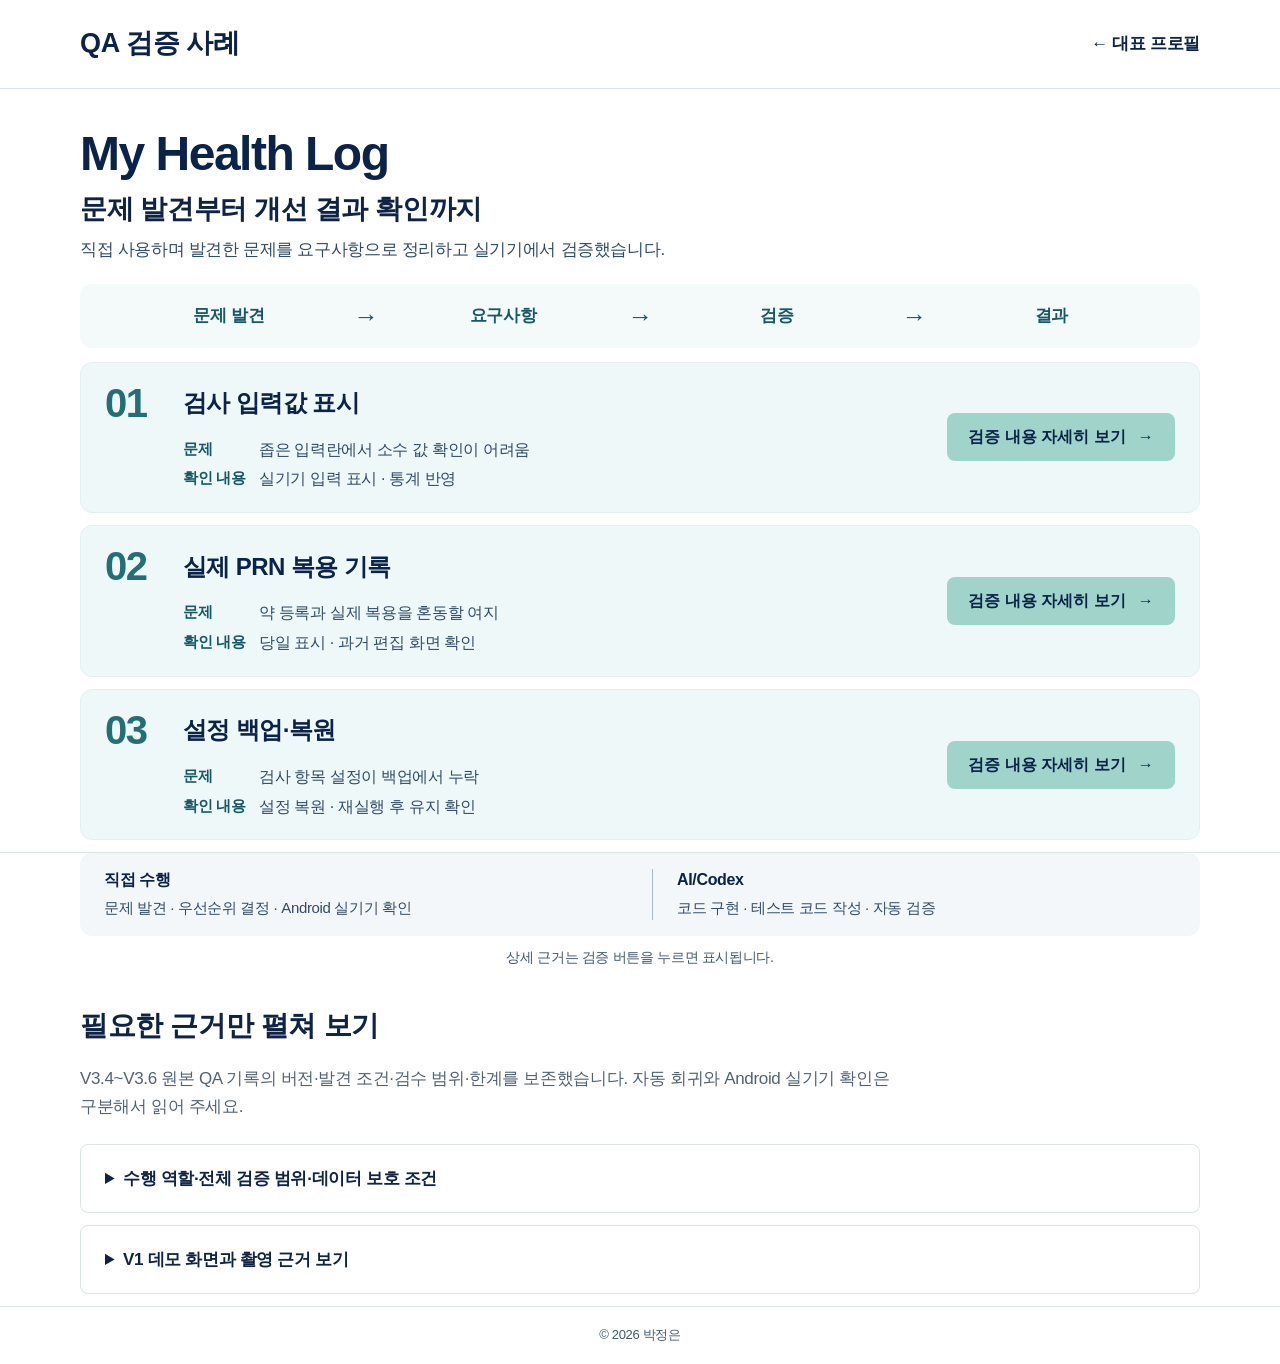
<file: index.html>
﻿<!DOCTYPE html>
<html lang="ko">
<head>
  <meta charset="UTF-8">
  <meta name="viewport" content="width=device-width, initial-scale=1.0">
  <title>My Health Log | QA Case Study</title>
  <link rel="icon" href="images/favicon.svg">
  <link rel="stylesheet" href="style.css">
  <link rel="stylesheet" href="my-health-log.css">
  <link rel="stylesheet" href="role-separation.css">
  <script src="my-health-log.js" defer></script>
</head>
<body class="health-log-overview role-separation"><header class="site-header"><div class="container nav-wrap"><a class="brand" href="index.html">QA 검증 사례</a><nav aria-label="보조 메뉴"><a class="profile-return" href="/">← 대표 프로필</a></nav></div></header><main>
<section class="mhl-hero" id="case-hero"><div class="container"><h1 id="mhl-title">My Health Log</h1><h2 class="mhl-lead">문제 발견부터 개선 결과 확인까지</h2><p class="mhl-description">직접 사용하며 발견한 문제를 요구사항으로 정리하고 실기기에서 검증했습니다.</p></div></section>
<section class="mhl-section" id="cases" aria-label="세 가지 검증 사례"><div class="container"><ol class="process" aria-label="검증 과정"><li>문제 발견</li><li>요구사항</li><li>검증</li><li>결과</li></ol><div class="mhl-cases"><article class="mhl-case" aria-labelledby="overview-01">
  <div class="mhl-case-top"><span class="mhl-number">01</span><div><span class="mhl-category">검사 입력</span><h3 id="overview-01">검사 입력값 표시</h3></div></div>
  <dl class="mhl-summary"><div class="mhl-summary-row"><dt><svg viewBox="0 0 24 24" aria-hidden="true" focusable="false"><circle cx="12" cy="12" r="9"/><path d="M12 7v6m0 4h.01"/></svg><span>문제</span></dt><dd>좁은 입력란에서 소수 값 확인이 어려움</dd></div><div class="mhl-summary-row"><dt><svg viewBox="0 0 24 24" aria-hidden="true" focusable="false"><path d="m4 12 5 5L20 6"/><path d="M20 13v7H4V4h9"/></svg><span>확인 내용</span></dt><dd>실기기 입력 표시 · 통계 반영</dd></div></dl>
  <button class="mhl-evidence-link" type="button" aria-expanded="false" aria-controls="case-input" aria-label="사례 01 검사 입력 검증 내용 자세히 보기">검증 내용 자세히 보기 <span aria-hidden="true">→</span></button>
</article>
<article class="mhl-case" aria-labelledby="overview-02">
  <div class="mhl-case-top"><span class="mhl-number">02</span><div><span class="mhl-category">PRN 기록</span><h3 id="overview-02">실제 PRN 복용 기록</h3></div></div>
  <dl class="mhl-summary"><div class="mhl-summary-row"><dt><svg viewBox="0 0 24 24" aria-hidden="true" focusable="false"><circle cx="12" cy="12" r="9"/><path d="M12 7v6m0 4h.01"/></svg><span>문제</span></dt><dd>약 등록과 실제 복용을 혼동할 여지</dd></div><div class="mhl-summary-row"><dt><svg viewBox="0 0 24 24" aria-hidden="true" focusable="false"><path d="m4 12 5 5L20 6"/><path d="M20 13v7H4V4h9"/></svg><span>확인 내용</span></dt><dd>당일 표시 · 과거 편집 화면 확인</dd></div></dl>
  <button class="mhl-evidence-link" type="button" aria-expanded="false" aria-controls="case-medication" aria-label="사례 02 PRN 기록 검증 내용 자세히 보기">검증 내용 자세히 보기 <span aria-hidden="true">→</span></button>
</article>
<article class="mhl-case" aria-labelledby="overview-03">
  <div class="mhl-case-top"><span class="mhl-number">03</span><div><span class="mhl-category">백업·복원</span><h3 id="overview-03">설정 백업·복원</h3></div></div>
  <dl class="mhl-summary"><div class="mhl-summary-row"><dt><svg viewBox="0 0 24 24" aria-hidden="true" focusable="false"><circle cx="12" cy="12" r="9"/><path d="M12 7v6m0 4h.01"/></svg><span>문제</span></dt><dd>검사 항목 설정이 백업에서 누락</dd></div><div class="mhl-summary-row"><dt><svg viewBox="0 0 24 24" aria-hidden="true" focusable="false"><path d="m4 12 5 5L20 6"/><path d="M20 13v7H4V4h9"/></svg><span>확인 내용</span></dt><dd>설정 복원 · 재실행 후 유지 확인</dd></div></dl>
  <button class="mhl-evidence-link" type="button" aria-expanded="false" aria-controls="case-backup" aria-label="사례 03 백업·복원 검증 내용 자세히 보기">검증 내용 자세히 보기 <span aria-hidden="true">→</span></button>
</article></div>
    </div></section>
<section class="mhl-role-section" id="roles" aria-label="직접 수행과 AI 역할 구분"><div class="container"><div class="mhl-roles">
        <div><h3>직접 수행</h3><p>문제 발견 · 우선순위 결정 · Android 실기기 확인</p></div>
        <div><h3>AI/Codex</h3><p>코드 구현 · 테스트 코드 작성 · 자동 검증</p></div>
      </div><p class="evidence-hint">상세 근거는 검증 버튼을 누르면 표시됩니다.</p></div></section>
  <section class="mhl-section" id="mhl-evidence-section" aria-labelledby="evidence-title" hidden>
    <div class="container">
      <h2 id="evidence-title">필요한 근거만 펼쳐 보기</h2>
      <p class="mhl-evidence-intro">V3.4~V3.6 원본 QA 기록의 버전·발견 조건·검수 범위·한계를 보존했습니다. 자동 회귀와 Android 실기기 확인은 구분해서 읽어 주세요.</p>
      <div class="mhl-evidence-list">
        <details class="mhl-evidence" id="case-input"><summary id="case-input-title">01 · 검사 입력 검증 범위와 근거</summary><div class="mhl-evidence-body"><p class="eyebrow">사례 01 · V3.4.0 · 2026-08-30 기록</p>
        <h3>검사 수치가 끝까지 보이는 입력 화면</h3>
        <dl class="qa-flow">
          <dt>사용자 문제 · 발견 조건</dt><dd>좁은 검사 입력란에서 소수 값의 전체 문자열을 확인하기 어려웠습니다. 같은 검사 항목이 서로 다른 이름으로 저장되어 통계에서 빠지는 문제도 확인했습니다.</dd>
          <dt>요구사항 · 우선순위</dt><dd>저장 전에 입력값을 읽을 수 있어야 하며, 이미 알려진 이름 차이는 통계에 포함해야 한다고 정리했습니다. 입력 안전성과 기존 기록 보존을 우선하고, 유사한 사용자 항목까지 임의 통합하지 않도록 범위를 제한했습니다.</dd>
          <dt>AI 구현 · 본인 검수</dt><dd>입력란 너비와 표시 방식, 명시적인 이름 대응 규칙은 AI/Codex가 구현했습니다. 본인은 실제 입력 흐름과 화면을 검수했으며, 원본 QA 기록에는 Galaxy SM-S918N에서 소수·정수 입력 표시와 통계 확인 결과가 남아 있습니다.</dd>
          <dt>개선 후 반복 확인</dt><dd>원본 테스트와 QA 문서에서 소수 문자열 표시, 저장값 유지, 기존 통계 반영을 확인했습니다. 같은 날짜의 기존 행은 병합·덮어쓰기·삭제하지 않는 조건도 회귀 범위에 포함했습니다.</dd>
        </dl>
        <p class="note">범위: 직접 입력과 알려진 검사명 대응. 단위 변환이나 임의의 유사 이름 추정은 포함하지 않습니다.</p></div></details>
<details class="mhl-evidence" id="case-medication"><summary id="case-medication-title">02 · PRN 기록 검증 범위와 근거</summary><div class="mhl-evidence-body"><p class="eyebrow">사례 02 · V3.5.0 · 2026-08-30 기록</p>
        <h3>필요 시 복약을 실제 기록으로 구분</h3>
        <dl class="qa-flow">
          <dt>사용자 문제 · 발견 조건</dt><dd>필요할 때 복용하는 약(PRN)은 등록되어 있다는 이유만으로 미복용이나 복용 권장처럼 보이면 오해를 만들 수 있습니다. 같은 날 여러 번 복용한 기록과 과거 기록 수정도 구분할 필요가 있었습니다.</dd>
          <dt>요구사항 · 우선순위</dt><dd>Home에는 오늘 실제 저장된 PRN 기록만 표시하고, 첫 복용과 추가 복용을 구분하도록 정리했습니다. 과거 용량을 현재 값으로 추정해 채우지 않고 기록의 의미를 유지하는 것을 우선했습니다.</dd>
          <dt>AI 구현 · 본인 검수</dt><dd>Home 표시 조건과 복용·추가 복용, 과거 기록 편집은 AI/Codex가 구현했습니다. 본인은 사용자 관점에서 표시와 흐름을 검수했습니다. 원본 실기기 기록은 Home의 당일 PRN 표시와 과거 기록 입력·편집 화면 진입 확인을 포함합니다.</dd>
          <dt>개선 후 반복 확인</dt><dd>자동 회귀 범위에는 기록이 없는 날의 미표시, 같은 날 추가 기록의 독립 저장, 편집 시 기록 식별자와 관련 증상 관계 보존이 포함됩니다.</dd>
        </dl>
        <p class="note">실기기 확인은 기존 데이터를 보호한 화면 smoke 범위입니다. 과거 기록의 파괴적 저장을 모두 실기기에서 검증했다고 표현하지 않습니다.</p></div></details>
<details class="mhl-evidence" id="case-backup"><summary id="case-backup-title">03 · 백업·복원 검증 범위와 근거</summary><div class="mhl-evidence-body"><p class="eyebrow">사례 03 · V3.6.0 · 2026-08-31 기록</p>
        <h3>검사 기록뿐 아니라 설정까지 복원</h3>
        <dl class="qa-flow">
          <dt>사용자 문제 · 발견 조건</dt><dd>기존 백업에는 검사 결과가 포함되지만 검사 항목 설정은 빠져 있었습니다. 결과값이 남아도 선택한 관리 유형·표시 항목·사용자 정의 항목이 복원되지 않으면 이전 입력 환경을 잃을 수 있었습니다.</dd>
          <dt>요구사항 · 우선순위</dt><dd>설정도 백업 계약에 포함하고, 이전 백업을 계속 읽을 수 있어야 한다고 정리했습니다. 복원 실패 시 기존 DB와 설정을 보존하는 조건을 우선했습니다.</dd>
          <dt>AI 구현 · 본인 검수</dt><dd>백업 형식 확장과 복원·롤백 코드는 AI/Codex가 구현했습니다. 본인은 복원 범위와 데이터 보존을 검수했습니다. 원본 기록에는 Galaxy SM-S918N에서 설정만 변경한 뒤 백업으로 되돌리고 재실행 후 유지 여부를 확인한 결과가 있습니다.</dd>
          <dt>개선 후 반복 확인</dt><dd>자동 회귀는 구형 백업 호환, 사용자 정의 단위의 빈 값 유지, 잘못된 설정 거부, 실패 시 DB·설정 롤백을 포함했습니다. 실기기에서는 기존 기록이 남아 있는지 함께 확인했습니다.</dd>
        </dl>
        <p class="note">실기기 근거는 설정 복원과 기존 데이터 존재 확인 범위입니다. 모든 개인 데이터를 삭제한 뒤 전체 복원하는 실험과는 구분합니다.</p></div></details>
        <details class="mhl-evidence" id="qa-strategy"><summary>수행 역할·전체 검증 범위·데이터 보호 조건</summary><div class="mhl-evidence-body">
        <h3>직접 수행과 AI 협업의 구체적 범위</h3>
        <p><strong>직접 수행:</strong> 실제 사용 · 문제 발견 · 요구사항과 우선순위 결정 · Android 실기기 확인 · 결과 검수 · 최종 판단</p>
        <p><strong>AI/Codex:</strong> 코드 구현 · 테스트 코드 작성 · 자동 검증 · 기술 수정</p>
        <p class="mhl-collaboration"><strong>AI 협업</strong> 요구사항 구체화, 시나리오·구현 방향 정리, Codex 작업 지시와 결과 검수</p>
        <p class="mhl-role-note">본인의 QA 역할과 AI/Codex의 개발·자동 검증 역할을 구분합니다. 코드 구현과 자동 테스트 작성·실행을 직접 수행한 개발 실적으로 제시하지 않습니다.</p>
        <h3>사용자 문제와 검증 방향</h3>
        <p>반복 입력에서 수치가 잘리거나, 복약 기록의 의미가 바뀌거나, 백업에서 설정이 빠지면 사용자는 기록을 신뢰하기 어렵습니다. 기능이 있다는 사실보다 실제 사용 조건에서 값과 과거 기록이 유지되는지를 확인했습니다.</p>
        <ul class="case-list"><li>입력값과 표시값의 일치</li><li>정기 복약과 필요 시 복약(PRN)의 구분</li><li>복원 후 데이터와 설정의 보존</li></ul>
<h3>검증 범위와 결과 판단</h3>
        <div class="table-wrap" tabindex="0" role="region" aria-label="사례별 검증 범위 표, 좁은 화면에서 가로 스크롤 가능">
          <table class="case-table">
            <thead><tr><th scope="col">사례</th><th scope="col">자동 회귀 · AI/Codex 중심</th><th scope="col">원본 실기기 QA 기록 범위</th></tr></thead>
            <tbody>
              <tr><td>검사 입력</td><td>전체 문자열·저장값·명시적 이름 대응·기존 행 보존</td><td>소수·정수 입력 표시, 알려진 이름의 통계 반영</td></tr>
              <tr><td>PRN 기록</td><td>미기록일 미표시·추가 기록·편집 시 관계 보존</td><td>Home 당일 표시, 과거 기록 편집 화면 smoke</td></tr>
              <tr><td>백업/복원</td><td>설정 왕복·구형 호환·잘못된 파일 거부·롤백</td><td>설정 복원·재실행 유지·기존 데이터 존재</td></tr>
            </tbody>
          </table>
        </div>
        <p class="note">기능별 반복 검증과 Android 실기기 확인을 구분해 기록했습니다. 자동 테스트 수치를 본인의 코딩 실적으로 제시하지 않습니다.</p>
<h3>QA 판단을 위한 기술 배경</h3>
        <p>Android / Flutter와 로컬 SQLite 기반입니다. 저장값, 화면 표시, 과거 기록과 백업 설정의 관계를 검증 대상으로 삼았습니다. 구현 구조보다 변경이 사용자 기록에 미치는 영향을 중심으로 범위를 정했습니다.</p>
<h3>검증 경계와 배운 점</h3>
        <p>사례의 기준은 V3.4~V3.6 원본 QA·변경 기록입니다. 검사 사진 입력과 혈압·체중 사진 인식은 이 세 사례의 검증 범위에 포함하지 않았습니다. iOS 출시나 의료적 판단 기능을 제시하지 않습니다.</p>
        <p class="note">실사용 문제를 요구사항으로 바꾸고, 개선된 기능과 기존 동작을 함께 확인하는 경험을 쌓았습니다. 실행 환경과 데이터 보호로 확인하지 못한 범위도 결과에 남기는 것을 중요하게 생각합니다.</p></div></details>
        <details class="mhl-evidence" id="screenshots"><summary id="screenshots-title">V1 데모 화면과 촬영 근거 보기</summary><div class="mhl-evidence-body"><figure class="mhl-demo">
        <div class="mhl-screen-set">
          <a class="mhl-screen" href="images/my-health-log/device-captured/my-health-log-device-home.png" aria-label="실기기 Home 화면의 상단 미리보기, 원본 전체 보기"><span class="mhl-screen-frame"><img src="images/my-health-log/device-captured/my-health-log-device-home.png" width="1080" height="2316" alt="개인정보를 가린 실기기 앱 Home 화면"></span><span class="mhl-screen-label">Home</span></a>
          <a class="mhl-screen" href="images/my-health-log/device-captured/my-health-log-device-medication-today.png" aria-label="실기기 정기 복약 화면의 상단 미리보기, 원본 전체 보기"><span class="mhl-screen-frame"><img src="images/my-health-log/device-captured/my-health-log-device-medication-today.png" width="1080" height="2316" alt="개인정보를 가린 실기기 앱 정기 복약 화면"></span><span class="mhl-screen-label">정기 복약</span></a>
          <a class="mhl-screen" href="images/my-health-log/device-captured/my-health-log-device-lab-result-list.png" aria-label="실기기 검사 목록 화면의 상단 미리보기, 원본 전체 보기"><span class="mhl-screen-frame"><img src="images/my-health-log/device-captured/my-health-log-device-lab-result-list.png" width="1080" height="2316" alt="개인정보를 가린 실기기 앱 검사 목록 화면"></span><span class="mhl-screen-label">검사 목록</span></a>
        </div>
        <figcaption><strong>실기기 화면 · 앱 소개용</strong><span>개인정보 가림 처리 · 개선 사례의 검증 근거는 아래 별도 기록 참조</span><span>화면 상단 미리보기 · 선택하면 원본 전체 보기</span></figcaption>
      </figure><h3>초기 앱 화면 예시</h3>
        <p>아래는 2026-08-22에 V1.0.0 UI와 데모 데이터를 사용해 포트폴리오 에뮬레이터에서 촬영한 실제 앱 화면입니다. 개인 건강정보와 목업은 포함하지 않았으며, 위 V3 개선 사례의 최신 화면이나 재검증 증거는 아닙니다.</p>
        <div class="screenshot-grid">
          <figure><a href="images/my-health-log/v1-captured/01_home_dashboard.png"><img class="phone-shot" src="images/my-health-log/v1-captured/01_home_dashboard.png" alt="V1 데모 데이터의 홈 대시보드, 원본 이미지 열기"></a><figcaption>Home · V1 데모 화면</figcaption></figure>
          <figure><a href="images/my-health-log/v1-captured/04_medication_today.png"><img class="phone-shot" src="images/my-health-log/v1-captured/04_medication_today.png" alt="V1 정기 복약 화면, PRN 개선 전 예시, 원본 이미지 열기"></a><figcaption>정기 복약 · V1 데모 화면</figcaption></figure>
          <figure><a href="images/my-health-log/v1-captured/06_lab_result_list.png"><img class="phone-shot" src="images/my-health-log/v1-captured/06_lab_result_list.png" alt="V1 검사 결과 목록의 데모 데이터, 원본 이미지 열기"></a><figcaption>검사 목록 · V1 데모 화면</figcaption></figure>
        </div></div></details>
      </div>
    </div>
  </section>
</main><footer class="footer">© 2026 박정은</footer></body></html>
</file>
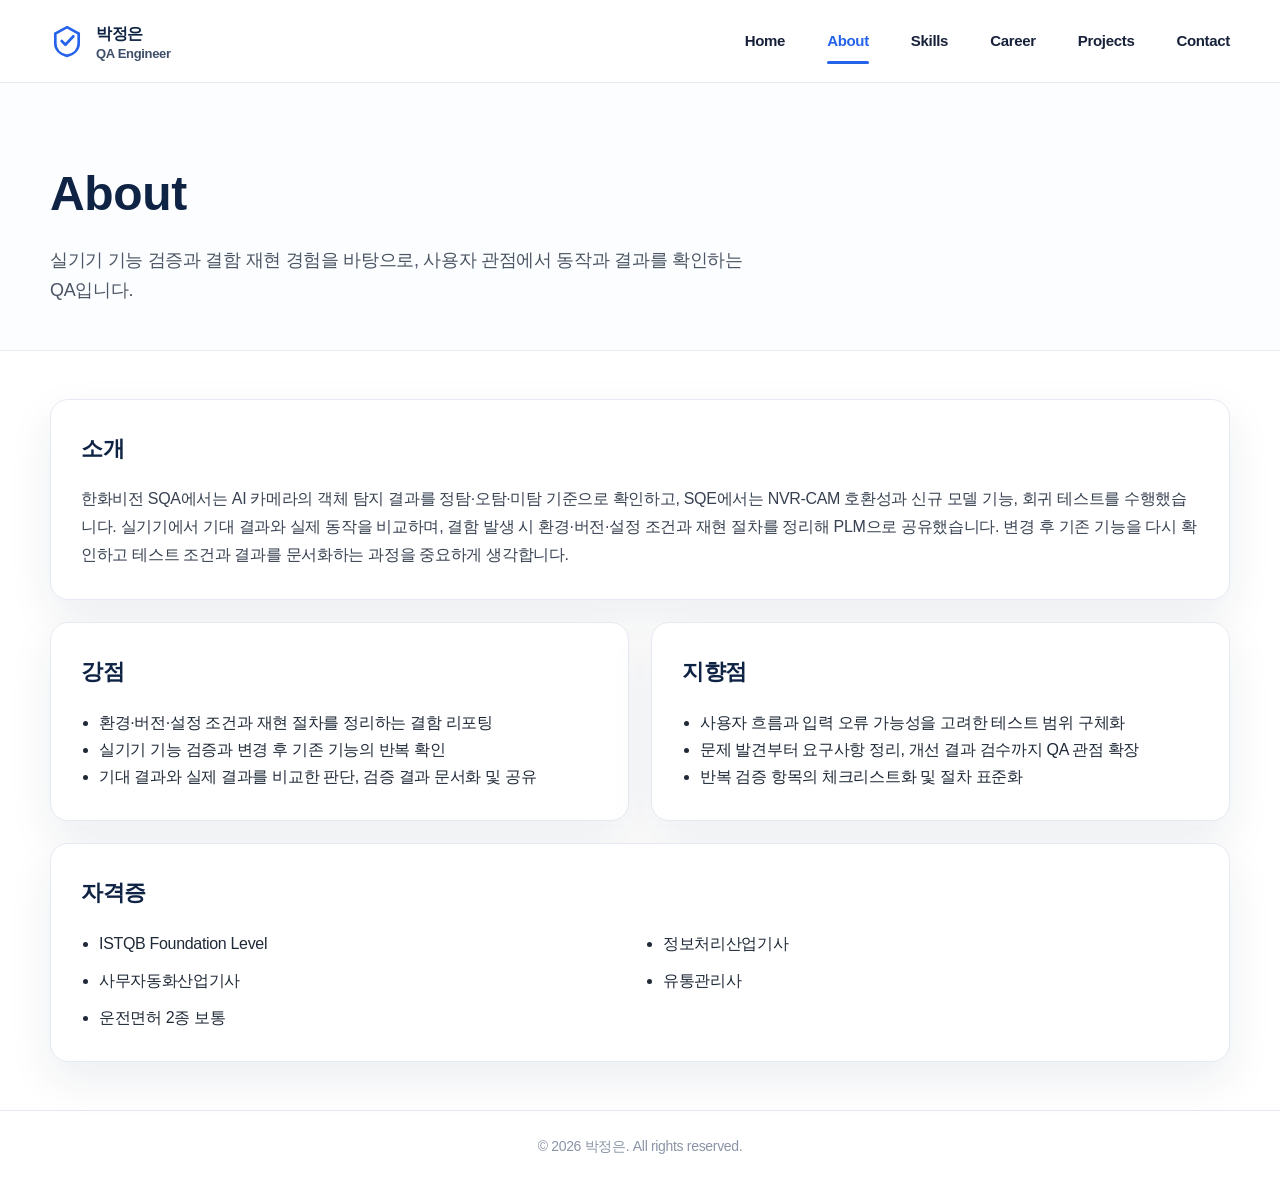
<file: about.html>
<!DOCTYPE html><html lang="ko"><head><meta charset="UTF-8"><meta name="viewport" content="width=device-width, initial-scale=1.0"><title>About | 박정은 QA Portfolio</title><link rel="icon" href="images/favicon.svg"><link rel="stylesheet" href="style.css"></head><body><header class="site-header"><div class="container nav-wrap"><a class="brand" href="index.html"><span class="brand-mark"></span><span>박정은<small>QA Engineer</small></span></a><nav class="menu"><a class="" href="index.html">Home</a><a class="active" href="about.html">About</a><a class="" href="skills.html">Skills</a><a class="" href="career.html">Career</a><a class="" href="projects.html">Projects</a><a class="" href="contact.html">Contact</a></nav></div></header><main><section class="page-hero"><div class="container"><h1>About</h1><p>실기기 기능 검증과 결함 재현 경험을 바탕으로, 사용자 관점에서 동작과 결과를 확인하는 QA입니다.</p></div></section><section class="section"><div class="container"><div class="detail-grid"><article class="card detail-card full"><h2>소개</h2><p>한화비전 SQA에서는 AI 카메라의 객체 탐지 결과를 정탐·오탐·미탐 기준으로 확인하고, SQE에서는 NVR-CAM 호환성과 신규 모델 기능, 회귀 테스트를 수행했습니다. 실기기에서 기대 결과와 실제 동작을 비교하며, 결함 발생 시 환경·버전·설정 조건과 재현 절차를 정리해 PLM으로 공유했습니다. 변경 후 기존 기능을 다시 확인하고 테스트 조건과 결과를 문서화하는 과정을 중요하게 생각합니다.</p></article><article class="card detail-card"><h2>강점</h2><ul><li>환경·버전·설정 조건과 재현 절차를 정리하는 결함 리포팅</li><li>실기기 기능 검증과 변경 후 기존 기능의 반복 확인</li><li>기대 결과와 실제 결과를 비교한 판단, 검증 결과 문서화 및 공유</li></ul></article><article class="card detail-card"><h2>지향점</h2><ul><li>사용자 흐름과 입력 오류 가능성을 고려한 테스트 범위 구체화</li><li>문제 발견부터 요구사항 정리, 개선 결과 검수까지 QA 관점 확장</li><li>반복 검증 항목의 체크리스트화 및 절차 표준화</li></ul></article><article class="card detail-card full"><h2>자격증</h2><ul class="cert-list"><li>ISTQB Foundation Level</li><li>정보처리산업기사</li><li>사무자동화산업기사</li><li>유통관리사</li><li>운전면허 2종 보통</li></ul></article></div></div></section></main><footer class="footer">© 2026 박정은. All rights reserved.</footer></body></html>
</file>
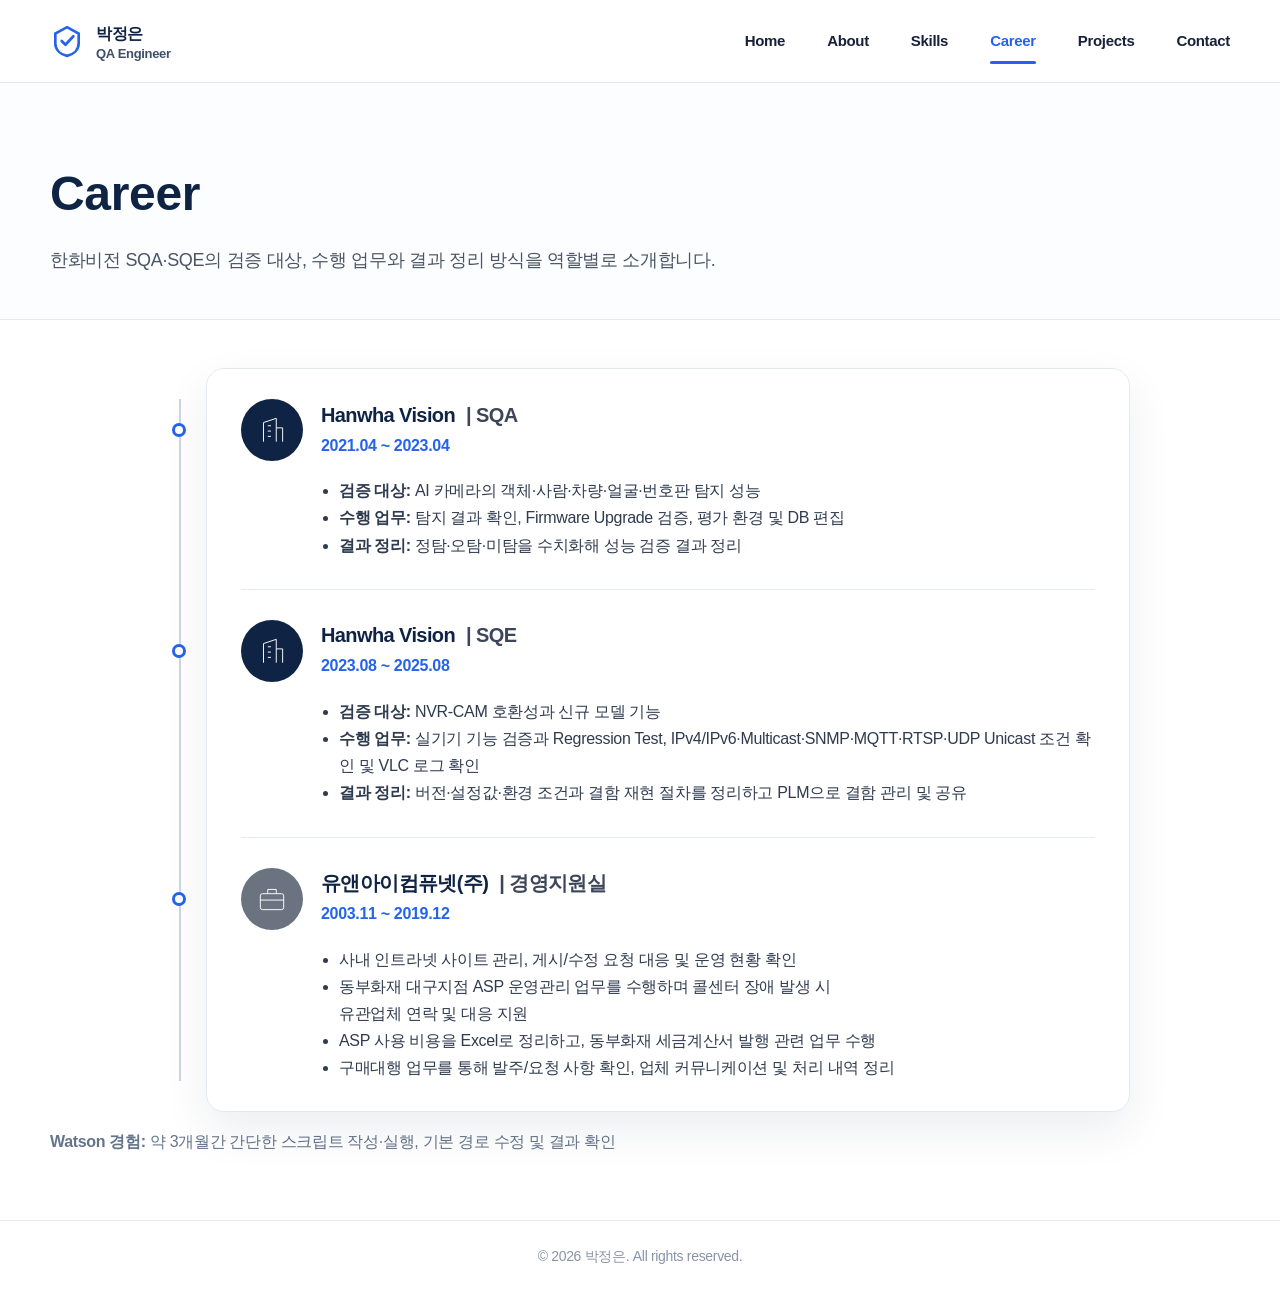
<file: career.html>
<!DOCTYPE html><html lang="ko"><head><meta charset="UTF-8"><meta name="viewport" content="width=device-width, initial-scale=1.0"><title>Career | 박정은 QA Portfolio</title><link rel="icon" href="images/favicon.svg"><link rel="stylesheet" href="style.css"></head><body><header class="site-header"><div class="container nav-wrap"><a class="brand" href="index.html"><span class="brand-mark"></span><span>박정은<small>QA Engineer</small></span></a><nav class="menu"><a class="" href="index.html">Home</a><a class="" href="about.html">About</a><a class="" href="skills.html">Skills</a><a class="active" href="career.html">Career</a><a class="" href="projects.html">Projects</a><a class="" href="contact.html">Contact</a></nav></div></header><main><section class="page-hero"><div class="container"><h1>Career</h1><p>한화비전 SQA·SQE의 검증 대상, 수행 업무와 결과 정리 방식을 역할별로 소개합니다.</p></div></section><section class="section"><div class="container"><div class="career-wrap"><div class="card career-card">
    <article class="job"><div class="job-left"><div class="job-icon"><svg viewBox="0 0 64 64"><path d="M16 54V18l24-8v44"/><path d="M40 28h12v26"/><path d="M24 24h6M24 34h6M24 44h6"/></svg></div><div><h3>Hanwha Vision <span class="company">| SQA</span></h3><div class="date">2021.04 ~ 2023.04</div></div></div><ul><li><strong>검증 대상:</strong> AI 카메라의 객체·사람·차량·얼굴·번호판 탐지 성능</li><li><strong>수행 업무:</strong> 탐지 결과 확인, Firmware Upgrade 검증, 평가 환경 및 DB 편집</li><li><strong>결과 정리:</strong> 정탐·오탐·미탐을 수치화해 성능 검증 결과 정리</li></ul></article>
    <article class="job"><div class="job-left"><div class="job-icon"><svg viewBox="0 0 64 64"><path d="M16 54V18l24-8v44"/><path d="M40 28h12v26"/><path d="M24 24h6M24 34h6M24 44h6"/></svg></div><div><h3>Hanwha Vision <span class="company">| SQE</span></h3><div class="date">2023.08 ~ 2025.08</div></div></div><ul><li><strong>검증 대상:</strong> NVR-CAM 호환성과 신규 모델 기능</li><li><strong>수행 업무:</strong> 실기기 기능 검증과 Regression Test, IPv4/IPv6·Multicast·SNMP·MQTT·RTSP·UDP Unicast 조건 확인 및 VLC 로그 확인</li><li><strong>결과 정리:</strong> 버전·설정값·환경 조건과 결함 재현 절차를 정리하고 PLM으로 결함 관리 및 공유</li></ul></article>
    <article class="job"><div class="job-left"><div class="job-icon gray"><svg viewBox="0 0 64 64"><rect x="10" y="22" width="44" height="30" rx="4"/><path d="M24 22v-8h16v8M10 34h44"/></svg></div><div><h3>유앤아이컴퓨넷(주) <span class="company">| 경영지원실</span></h3><div class="date">2003.11 ~ 2019.12</div></div></div><ul><li>사내 인트라넷 사이트 관리, 게시/수정 요청 대응 및 운영 현황 확인</li><li>동부화재 대구지점 ASP 운영관리 업무를 수행하며 콜센터 장애 발생 시<br>유관업체 연락 및 대응 지원</li><li>ASP 사용 비용을 Excel로 정리하고, 동부화재 세금계산서 발행 관련 업무 수행</li><li>구매대행 업무를 통해 발주/요청 사항 확인, 업체 커뮤니케이션 및 처리 내역 정리</li></ul></article></div></div><p class="note"><strong>Watson 경험:</strong> 약 3개월간 간단한 스크립트 작성·실행, 기본 경로 수정 및 결과 확인</p></div></section></main><footer class="footer">© 2026 박정은. All rights reserved.</footer></body></html>
</file>
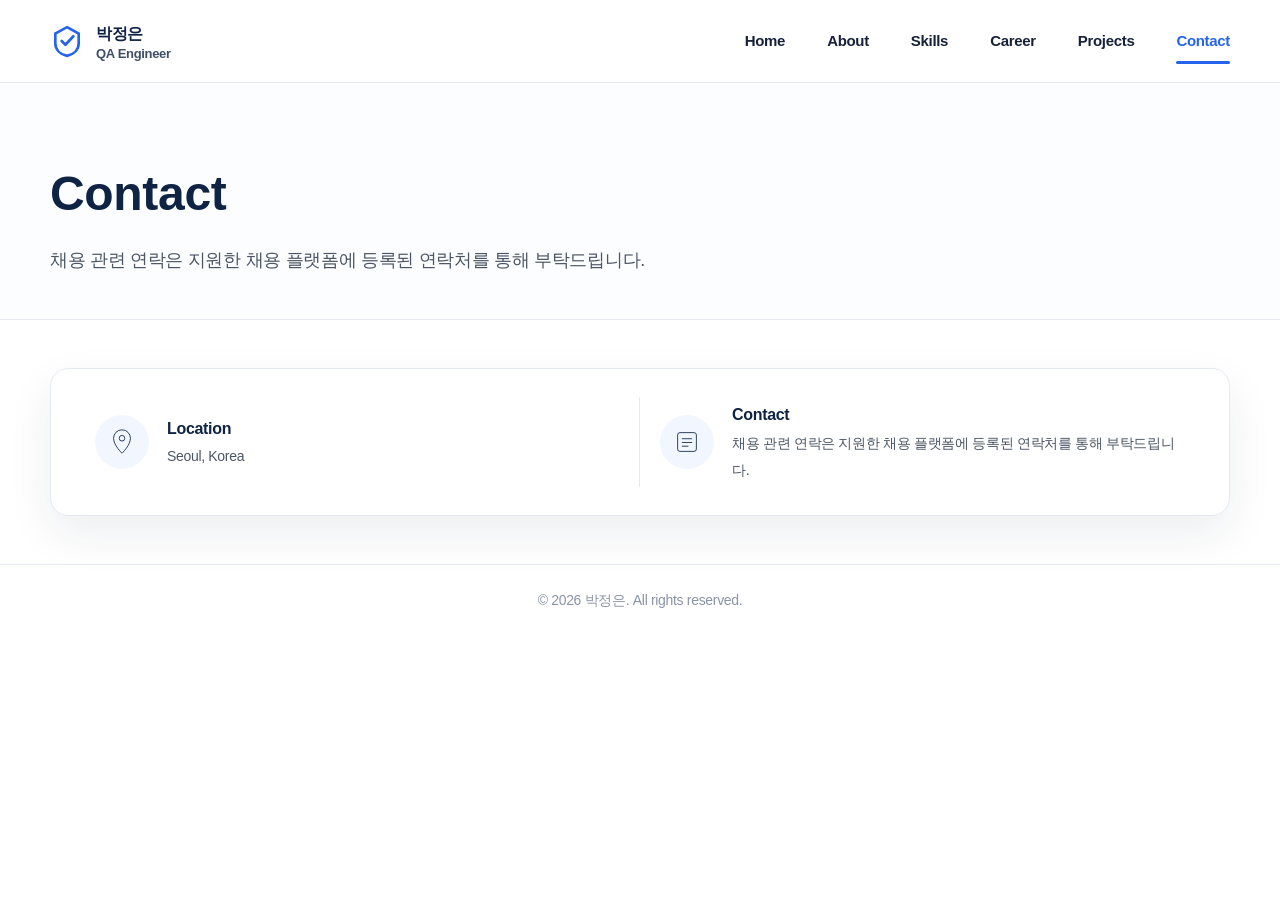
<file: contact.html>
<!DOCTYPE html><html lang="ko"><head><meta charset="UTF-8"><meta name="viewport" content="width=device-width, initial-scale=1.0"><title>Contact | 박정은 QA Portfolio</title><link rel="icon" href="images/favicon.svg"><link rel="stylesheet" href="style.css"></head><body><header class="site-header"><div class="container nav-wrap"><a class="brand" href="index.html"><span class="brand-mark"></span><span>박정은<small>QA Engineer</small></span></a><nav class="menu"><a class="" href="index.html">Home</a><a class="" href="about.html">About</a><a class="" href="skills.html">Skills</a><a class="" href="career.html">Career</a><a class="" href="projects.html">Projects</a><a class="active" href="contact.html">Contact</a></nav></div></header><main><section class="page-hero"><div class="container"><h1>Contact</h1><p>채용 관련 연락은 지원한 채용 플랫폼에 등록된 연락처를 통해 부탁드립니다.</p></div></section><section class="section"><div class="container"><div class="card contact-card"><div class="contact-item"><div class="contact-icon"><svg viewBox="0 0 64 64"><path d="M32 56s18-17 18-32a18 18 0 0 0-36 0c0 15 18 32 18 32Z"/><circle cx="32" cy="24" r="6"/></svg></div><div><strong>Location</strong><span>Seoul, Korea</span></div></div><div class="contact-item"><div class="contact-icon"><svg viewBox="0 0 64 64"><rect x="12" y="12" width="40" height="40" rx="5"/><path d="M21 25h22M21 33h22M21 41h14"/></svg></div><div><strong>Contact</strong><span>채용 관련 연락은 지원한 채용 플랫폼에 등록된 연락처를 통해 부탁드립니다.</span></div></div></div></div></section></main><footer class="footer">© 2026 박정은. All rights reserved.</footer></body></html>
</file>
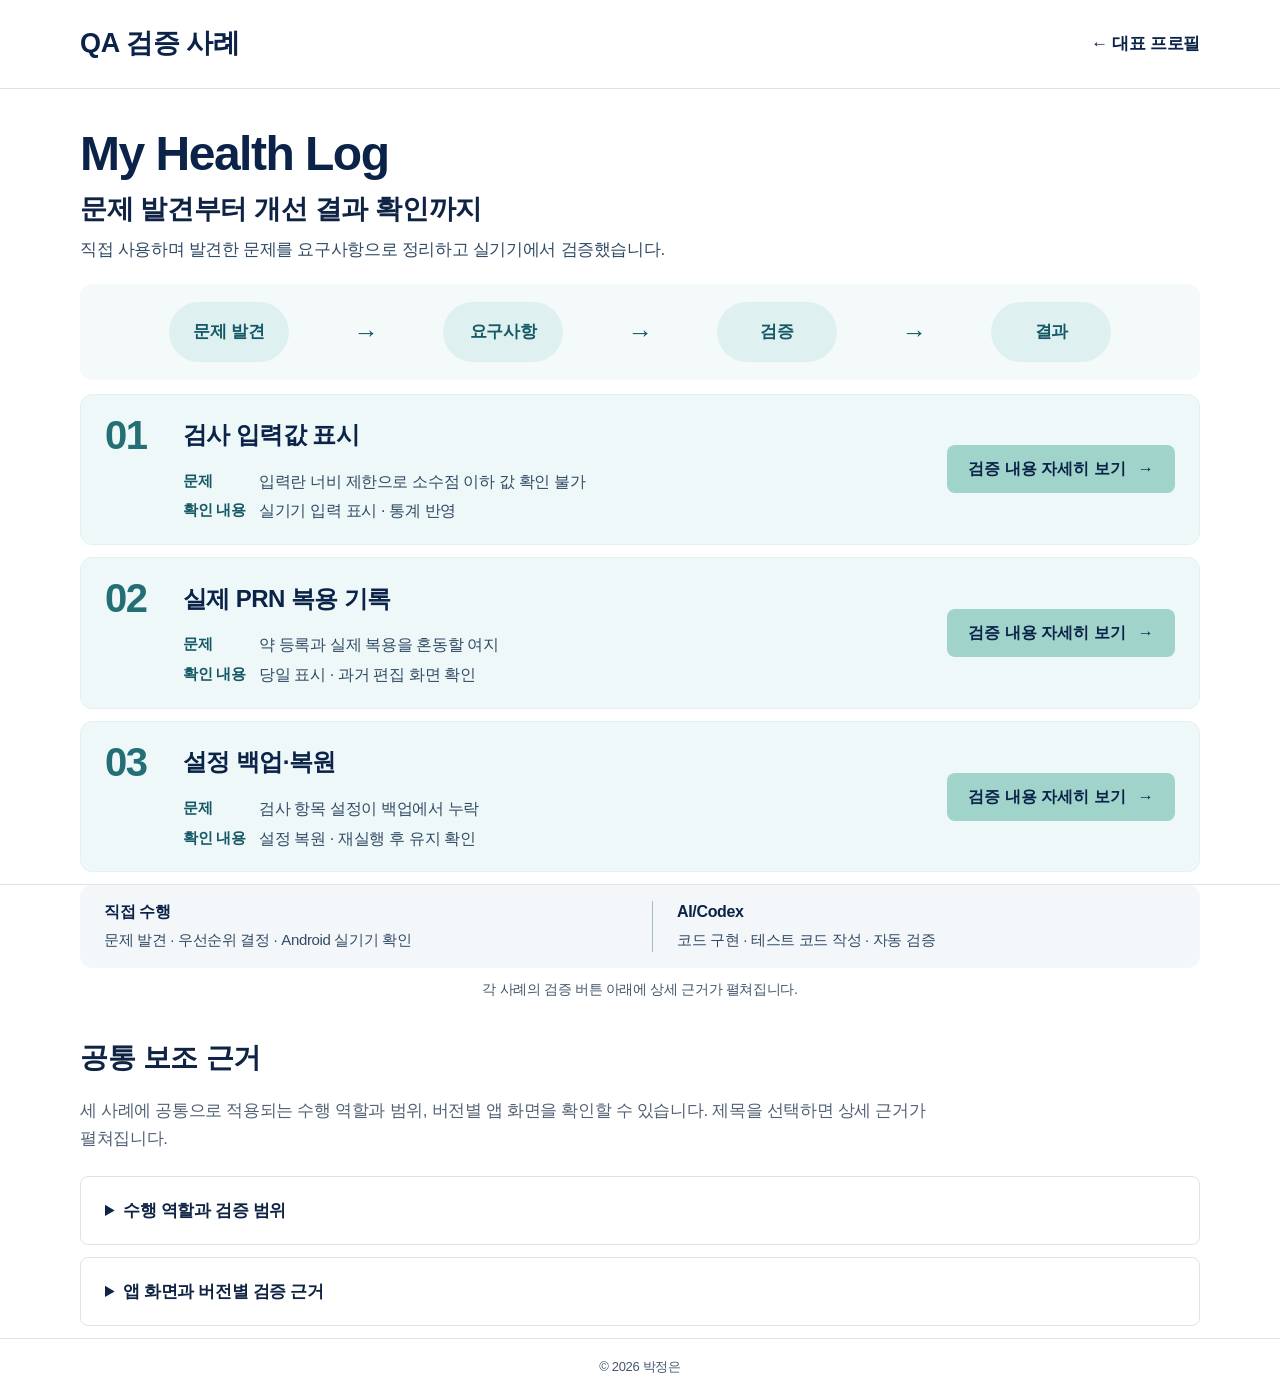
<file: my-health-log.html>
<!DOCTYPE html>
<html lang="ko">
<head>
  <meta charset="UTF-8">
  <meta name="viewport" content="width=device-width, initial-scale=1.0">
  <title>My Health Log | QA Case Study</title>
  <link rel="icon" href="images/favicon.svg">
  <link rel="stylesheet" href="style.css">
  <link rel="stylesheet" href="my-health-log.css">
  <link rel="stylesheet" href="role-separation.css">
  <script src="my-health-log.js" defer></script>
</head>
<body class="health-log-overview role-separation"><header class="site-header"><div class="container nav-wrap"><a class="brand" href="index.html">QA 검증 사례</a><nav aria-label="보조 메뉴"><a class="profile-return" href="/">← 대표 프로필</a></nav></div></header><main>
<section class="mhl-hero" id="case-hero"><div class="container"><h1 id="mhl-title">My Health Log</h1><h2 class="mhl-lead">문제 발견부터 개선 결과 확인까지</h2><p class="mhl-description">직접 사용하며 발견한 문제를 요구사항으로 정리하고 실기기에서 검증했습니다.</p></div></section>
<section class="mhl-section" id="cases" aria-label="세 가지 검증 사례"><div class="container"><ol class="process" aria-label="검증 과정"><li><span>문제 발견</span></li><li><span>요구사항</span></li><li><span>검증</span></li><li><span>결과</span></li></ol><div class="mhl-cases"><article class="mhl-case" aria-labelledby="overview-01">
  <div class="mhl-case-top"><span class="mhl-number">01</span><div><span class="mhl-category">검사 입력</span><h3 id="overview-01">검사 입력값 표시</h3></div></div>
  <dl class="mhl-summary"><div class="mhl-summary-row"><dt><svg viewBox="0 0 24 24" aria-hidden="true" focusable="false"><circle cx="12" cy="12" r="9"/><path d="M12 7v6m0 4h.01"/></svg><span>문제</span></dt><dd>입력란 너비 제한으로 소수점 이하 값 확인 불가</dd></div><div class="mhl-summary-row"><dt><svg viewBox="0 0 24 24" aria-hidden="true" focusable="false"><path d="m4 12 5 5L20 6"/><path d="M20 13v7H4V4h9"/></svg><span>확인 내용</span></dt><dd>실기기 입력 표시 · 통계 반영</dd></div></dl>
  <button class="mhl-evidence-link" type="button" aria-expanded="false" aria-controls="case-input" aria-label="사례 01 검사 입력 검증 내용 자세히 보기">검증 내용 자세히 보기 <span aria-hidden="true">→</span></button>
  <details class="mhl-evidence" id="case-input" hidden><summary id="case-input-title">01 · 검사 입력 검증 범위와 근거</summary><div class="mhl-evidence-body"><p class="eyebrow">사례 01 · V3.4.0 · 2026-08-30 기록</p>
        <h3>검사 수치가 끝까지 보이는 입력 화면</h3>
        <dl class="qa-flow">
          <dt>사용자 문제 · 발견 조건</dt><dd>입력란의 너비 제한으로 소수점 이하 값을 확인할 수 없었습니다. 또한 같은 검사 항목이 서로 다른 이름으로 저장되면서 일부 기록이 통계에 반영되지 않는 문제를 확인했습니다.</dd>
          <dt>요구사항 · 우선순위</dt><dd>저장 전에 입력값을 읽을 수 있어야 하며, 이미 알려진 이름 차이는 통계에 포함해야 한다고 정리했습니다. 입력 안전성과 기존 기록 보존을 우선하고, 유사한 사용자 항목까지 임의 통합하지 않도록 범위를 제한했습니다.</dd>
          <dt>AI 구현 · 본인 검수</dt><dd>입력란 너비와 표시 방식, 명시적인 이름 대응 규칙은 AI/Codex가 구현했습니다. 본인은 실제 입력 흐름과 화면을 검수했으며, 원본 QA 기록에는 Galaxy SM-S918N에서 소수·정수 입력 표시와 통계 확인 결과가 남아 있습니다.</dd>
          <dt>개선 후 반복 확인</dt><dd>원본 테스트와 QA 문서에서 소수 문자열 표시, 저장값 유지, 기존 통계 반영을 확인했습니다. 같은 날짜의 기존 행은 병합·덮어쓰기·삭제하지 않는 조건도 회귀 범위에 포함했습니다.</dd>
        </dl>
        <p class="note">범위: 직접 입력과 알려진 검사명 대응. 단위 변환이나 임의의 유사 이름 추정은 포함하지 않습니다.</p></div></details>
</article>
<article class="mhl-case" aria-labelledby="overview-02">
  <div class="mhl-case-top"><span class="mhl-number">02</span><div><span class="mhl-category">PRN 기록</span><h3 id="overview-02">실제 PRN 복용 기록</h3></div></div>
  <dl class="mhl-summary"><div class="mhl-summary-row"><dt><svg viewBox="0 0 24 24" aria-hidden="true" focusable="false"><circle cx="12" cy="12" r="9"/><path d="M12 7v6m0 4h.01"/></svg><span>문제</span></dt><dd>약 등록과 실제 복용을 혼동할 여지</dd></div><div class="mhl-summary-row"><dt><svg viewBox="0 0 24 24" aria-hidden="true" focusable="false"><path d="m4 12 5 5L20 6"/><path d="M20 13v7H4V4h9"/></svg><span>확인 내용</span></dt><dd>당일 표시 · 과거 편집 화면 확인</dd></div></dl>
  <button class="mhl-evidence-link" type="button" aria-expanded="false" aria-controls="case-medication" aria-label="사례 02 PRN 기록 검증 내용 자세히 보기">검증 내용 자세히 보기 <span aria-hidden="true">→</span></button>
  <details class="mhl-evidence" id="case-medication" hidden><summary id="case-medication-title">02 · PRN 기록 검증 범위와 근거</summary><div class="mhl-evidence-body"><p class="eyebrow">사례 02 · V3.5.0 · 2026-08-30 기록</p>
        <h3>필요 시 복약을 실제 기록으로 구분</h3>
        <dl class="qa-flow">
          <dt>사용자 문제 · 발견 조건</dt><dd>필요할 때 복용하는 약(PRN)은 등록되어 있다는 이유만으로 미복용이나 복용 권장처럼 보이면 오해를 만들 수 있습니다. 같은 날 여러 번 복용한 기록과 과거 기록 수정도 구분할 필요가 있었습니다.</dd>
          <dt>요구사항 · 우선순위</dt><dd>Home에는 오늘 실제 저장된 PRN 기록만 표시하고, 첫 복용과 추가 복용을 구분하도록 정리했습니다. 과거 용량을 현재 값으로 추정해 채우지 않고 기록의 의미를 유지하는 것을 우선했습니다.</dd>
          <dt>AI 구현 · 본인 검수</dt><dd>Home 표시 조건과 복용·추가 복용, 과거 기록 편집은 AI/Codex가 구현했습니다. 본인은 사용자 관점에서 표시와 흐름을 검수했습니다. 원본 실기기 기록은 Home의 당일 PRN 표시와 과거 기록 입력·편집 화면 진입 확인을 포함합니다.</dd>
          <dt>개선 후 반복 확인</dt><dd>자동 회귀 범위에는 기록이 없는 날의 미표시, 같은 날 추가 기록의 독립 저장, 편집 시 기록 식별자와 관련 증상 관계 보존이 포함됩니다.</dd>
        </dl>
        <p class="note">실기기 확인은 기존 데이터를 보호한 화면 smoke 범위입니다. 과거 기록의 파괴적 저장을 모두 실기기에서 검증했다고 표현하지 않습니다.</p></div></details>
</article>
<article class="mhl-case" aria-labelledby="overview-03">
  <div class="mhl-case-top"><span class="mhl-number">03</span><div><span class="mhl-category">백업·복원</span><h3 id="overview-03">설정 백업·복원</h3></div></div>
  <dl class="mhl-summary"><div class="mhl-summary-row"><dt><svg viewBox="0 0 24 24" aria-hidden="true" focusable="false"><circle cx="12" cy="12" r="9"/><path d="M12 7v6m0 4h.01"/></svg><span>문제</span></dt><dd>검사 항목 설정이 백업에서 누락</dd></div><div class="mhl-summary-row"><dt><svg viewBox="0 0 24 24" aria-hidden="true" focusable="false"><path d="m4 12 5 5L20 6"/><path d="M20 13v7H4V4h9"/></svg><span>확인 내용</span></dt><dd>설정 복원 · 재실행 후 유지 확인</dd></div></dl>
  <button class="mhl-evidence-link" type="button" aria-expanded="false" aria-controls="case-backup" aria-label="사례 03 백업·복원 검증 내용 자세히 보기">검증 내용 자세히 보기 <span aria-hidden="true">→</span></button>
  <details class="mhl-evidence" id="case-backup" hidden><summary id="case-backup-title">03 · 백업·복원 검증 범위와 근거</summary><div class="mhl-evidence-body"><p class="eyebrow">사례 03 · V3.6.0 · 2026-08-31 기록</p>
        <h3>검사 기록뿐 아니라 설정까지 복원</h3>
        <dl class="qa-flow">
          <dt>사용자 문제 · 발견 조건</dt><dd>기존 백업에는 검사 결과가 포함되지만 검사 항목 설정은 빠져 있었습니다. 결과값이 남아도 선택한 관리 유형·표시 항목·사용자 정의 항목이 복원되지 않으면 이전 입력 환경을 잃을 수 있었습니다.</dd>
          <dt>요구사항 · 우선순위</dt><dd>설정도 백업 계약에 포함하고, 이전 백업을 계속 읽을 수 있어야 한다고 정리했습니다. 복원 실패 시 기존 DB와 설정을 보존하는 조건을 우선했습니다.</dd>
          <dt>AI 구현 · 본인 검수</dt><dd>백업 형식 확장과 복원·롤백 코드는 AI/Codex가 구현했습니다. 본인은 복원 범위와 데이터 보존을 검수했습니다. 원본 기록에는 Galaxy SM-S918N에서 설정만 변경한 뒤 백업으로 되돌리고 재실행 후 유지 여부를 확인한 결과가 있습니다.</dd>
          <dt>개선 후 반복 확인</dt><dd>자동 회귀는 구형 백업 호환, 사용자 정의 단위의 빈 값 유지, 잘못된 설정 거부, 실패 시 DB·설정 롤백을 포함했습니다. 실기기에서는 기존 기록이 남아 있는지 함께 확인했습니다.</dd>
        </dl>
        <p class="note">실기기 근거는 설정 복원과 기존 데이터 존재 확인 범위입니다. 모든 개인 데이터를 삭제한 뒤 전체 복원하는 실험과는 구분합니다.</p></div></details>
</article></div>
    </div></section>
<section class="mhl-role-section" id="roles" aria-label="직접 수행과 AI 역할 구분"><div class="container"><div class="mhl-roles">
        <div><h3>직접 수행</h3><p>문제 발견 · 우선순위 결정 · Android 실기기 확인</p></div>
        <div><h3>AI/Codex</h3><p>코드 구현 · 테스트 코드 작성 · 자동 검증</p></div>
      </div><p class="evidence-hint">각 사례의 검증 버튼 아래에 상세 근거가 펼쳐집니다.</p></div></section>
  <section class="mhl-section" id="mhl-evidence-section" aria-labelledby="evidence-title">
    <div class="container">
      <h2 id="evidence-title">공통 보조 근거</h2>
      <p class="mhl-evidence-intro">세 사례에 공통으로 적용되는 수행 역할과 범위, 버전별 앱 화면을 확인할 수 있습니다. 제목을 선택하면 상세 근거가 펼쳐집니다.</p>
      <div class="mhl-evidence-list">



        <details class="mhl-evidence" id="qa-strategy"><summary>수행 역할과 검증 범위</summary><div class="mhl-evidence-body">
        <h3>직접 수행과 AI 협업의 구체적 범위</h3>
        <p><strong>직접 수행:</strong> 실제 사용 · 문제 발견 · 요구사항과 우선순위 결정 · Android 실기기 확인 · 결과 검수 · 최종 판단</p>
        <p><strong>AI/Codex:</strong> 코드 구현 · 테스트 코드 작성 · 자동 검증 · 기술 수정</p>
        <p class="mhl-collaboration"><strong>AI 협업</strong> 요구사항 구체화, 시나리오·구현 방향 정리, Codex 작업 지시와 결과 검수</p>
        <p class="mhl-role-note">본인의 QA 역할과 AI/Codex의 개발·자동 검증 역할을 구분합니다. 코드 구현과 자동 테스트 작성·실행을 직접 수행한 개발 실적으로 제시하지 않습니다.</p>
        <h3>사용자 문제와 검증 방향</h3>
        <p>반복 입력에서 수치가 잘리거나, 복약 기록의 의미가 바뀌거나, 백업에서 설정이 빠지면 사용자는 기록을 신뢰하기 어렵습니다. 기능이 있다는 사실보다 실제 사용 조건에서 값과 과거 기록이 유지되는지를 확인했습니다.</p>
        <ul class="case-list"><li>입력값과 표시값의 일치</li><li>정기 복약과 필요 시 복약(PRN)의 구분</li><li>복원 후 데이터와 설정의 보존</li></ul>
<h3>검증 범위와 결과 판단</h3>
        <div class="table-wrap" tabindex="0" role="region" aria-label="사례별 검증 범위 표, 좁은 화면에서 가로 스크롤 가능">
          <table class="case-table">
            <thead><tr><th scope="col">사례</th><th scope="col">자동 회귀 · AI/Codex 중심</th><th scope="col">원본 실기기 QA 기록 범위</th></tr></thead>
            <tbody>
              <tr><td>검사 입력</td><td>전체 문자열·저장값·명시적 이름 대응·기존 행 보존</td><td>소수·정수 입력 표시, 알려진 이름의 통계 반영</td></tr>
              <tr><td>PRN 기록</td><td>미기록일 미표시·추가 기록·편집 시 관계 보존</td><td>Home 당일 표시, 과거 기록 편집 화면 smoke</td></tr>
              <tr><td>백업/복원</td><td>설정 왕복·구형 호환·잘못된 파일 거부·롤백</td><td>설정 복원·재실행 유지·기존 데이터 존재</td></tr>
            </tbody>
          </table>
        </div>
        <p class="note">기능별 반복 검증과 Android 실기기 확인을 구분해 기록했습니다. 자동 테스트 수치를 본인의 코딩 실적으로 제시하지 않습니다.</p>
<h3>QA 판단을 위한 기술 배경</h3>
        <p>Android / Flutter와 로컬 SQLite 기반입니다. 저장값, 화면 표시, 과거 기록과 백업 설정의 관계를 검증 대상으로 삼았습니다. 구현 구조보다 변경이 사용자 기록에 미치는 영향을 중심으로 범위를 정했습니다.</p>
<h3>검증 경계와 배운 점</h3>
        <p>사례의 기준은 V3.4~V3.6 원본 QA·변경 기록입니다. 검사 사진 입력과 혈압·체중 사진 인식은 이 세 사례의 검증 범위에 포함하지 않았습니다. iOS 출시나 의료적 판단 기능을 제시하지 않습니다.</p>
        <p class="note">실사용 문제를 요구사항으로 바꾸고, 개선된 기능과 기존 동작을 함께 확인하는 경험을 쌓았습니다. 실행 환경과 데이터 보호로 확인하지 못한 범위도 결과에 남기는 것을 중요하게 생각합니다.</p></div></details>
        <details class="mhl-evidence" id="screenshots"><summary id="screenshots-title">앱 화면과 버전별 검증 근거</summary><div class="mhl-evidence-body"><h3>V3 검증 흐름과 화면의 역할</h3>
        <p>01·02·03은 V3.4 검사 입력, V3.5 PRN 기록, V3.6 설정 백업·복원 기록에 근거합니다. 아래 V3.7 사진 검사 입력은 별도 기능의 보조 자료이며, 기존 세 사례의 검증 범위를 확대하지 않습니다.</p>
        <h3>V3.7.0 · 사진 검사 입력 · 에뮬레이터</h3>
        <p>2026-09-09 변경 기록과 원본 에뮬레이터 캡처를 대조했습니다. 사진 선택 → 인식 결과 검토·수정 → 명시적 저장 → 재실행 후 유지 흐름이 QA 기록에 남아 있습니다. 아래는 그중 검토 이후 흐름입니다. 검사 수치가 포함된 원본 캡처이며 실기기 화면이나 데모 데이터로 설명하지 않습니다.</p>
        <div class="screenshot-grid mhl-v3-evidence"><figure><a href="images/my-health-log/v3-7-emulator/03_review_top.png"><img class="phone-shot" src="images/my-health-log/v3-7-emulator/03_review_top.png" width="1080" height="2400" loading="lazy" alt="V3.7 에뮬레이터 인식 결과 검토, 원본 이미지 열기"></a><figcaption><strong>인식 결과 검토</strong><span>V3.7.0 · 에뮬레이터</span><span>검사명·값·단위와 선택 상태를 검토하는 화면입니다. 화면만으로 모든 인식값의 정확성이나 저장 완료를 판단하지 않습니다.</span></figcaption></figure>
<figure><a href="images/my-health-log/v3-7-emulator/05_review_edited_glucose.png"><img class="phone-shot" src="images/my-health-log/v3-7-emulator/05_review_edited_glucose.png" width="1080" height="2400" loading="lazy" alt="V3.7 에뮬레이터 저장 전 값 수정, 원본 이미지 열기"></a><figcaption><strong>저장 전 값 수정</strong><span>V3.7.0 · 에뮬레이터</span><span>후보 값을 편집하고 기존값과 비교하는 화면입니다. 이 화면은 저장 전 상태이며, 의료적 정확성이나 판단을 검증한 근거가 아닙니다.</span></figcaption></figure>
<figure><a href="images/my-health-log/v3-7-emulator/06_saved_lab_results.png"><img class="phone-shot" src="images/my-health-log/v3-7-emulator/06_saved_lab_results.png" width="1080" height="2400" loading="lazy" alt="V3.7 에뮬레이터 명시적 저장 후 결과, 원본 이미지 열기"></a><figcaption><strong>명시적 저장 후 결과</strong><span>V3.7.0 · 에뮬레이터</span><span>저장 후 검사 결과 목록을 확인한 화면입니다. 재실행 후 유지 결과는 별도의 캡처와 QA 기록을 함께 대조했습니다.</span></figcaption></figure>
<figure><a href="images/my-health-log/v3-7-emulator/07_relaunch_persistence.png"><img class="phone-shot" src="images/my-health-log/v3-7-emulator/07_relaunch_persistence.png" width="1080" height="2400" loading="lazy" alt="V3.7 에뮬레이터 재실행 후 유지, 원본 이미지 열기"></a><figcaption><strong>재실행 후 유지</strong><span>V3.7.0 · 에뮬레이터</span><span>재실행 뒤 검사 목록이 표시된 화면입니다. 원본 QA 기록의 유지 확인을 뒷받침하며, 모든 데이터의 일치나 Galaxy 실기기의 저장 검증을 뜻하지 않습니다.</span></figcaption></figure></div>
        <p class="note"><strong>실기기 확인은 별도 범위입니다.</strong> 원본 문서는 Galaxy SM-S918N에서 기존 데이터 보존과 OCR/검토 화면 도달을 확인했다고 기록합니다. 최종 실기기 확인에서는 가짜 검사값을 실사용 데이터에 저장하지 않았습니다. 에뮬레이터의 저장·재실행 결과를 실기기 결과로 확대하지 않습니다.</p>
        <p class="note"><strong>수행 구분:</strong> 문제 발견·우선순위·실기기 확인·결과 검수는 직접 수행 역할, 코드 구현·테스트 코드·자동 검증은 AI/Codex 역할입니다. 에뮬레이터 캡처와 원본 QA 기록을 본인의 직접 코딩·자동 테스트 수행 실적으로 제시하지 않습니다.</p>
        <p class="note">출처: V3 원본 테스트 케이스·변경 이력·프로젝트 요약과 V3.7 에뮬레이터 QA 캡처. 현재 앱 설정의 3.10.0+23 버전 문자열은 이 자료의 검증 버전이 아니며, 최신 버전 전체 검증 완료를 의미하지 않습니다.</p>
        <h3>실기기 앱 소개 화면 · 버전 미확정</h3>
        <p>아래 Home·정기 복약·검사 목록은 Android 실기기에서 직접 캡처한 원본 화면입니다. 촬영 빌드 버전은 이 영역의 자료만으로 확정하지 않았으며, 앱 구성 소개에 사용합니다. V3.4~V3.7 개선 기능의 검증 결과는 각 버전의 별도 기록으로 판단합니다.</p><figure class="mhl-demo">
        <div class="mhl-screen-set">
          <a class="mhl-screen" href="images/my-health-log/device-original/home.jpg" aria-label="실기기 Home 화면 미리보기, 원본 전체 보기"><span class="mhl-screen-frame"><img src="images/my-health-log/device-original/home.jpg" width="1080" height="2316" alt="Android 실기기 앱 Home 화면"></span><span class="mhl-screen-label">Home</span></a>
          <a class="mhl-screen" href="images/my-health-log/device-original/medication.jpg" aria-label="실기기 정기 복약 화면 미리보기, 원본 전체 보기"><span class="mhl-screen-frame"><img src="images/my-health-log/device-original/medication.jpg" width="1080" height="2316" alt="Android 실기기 앱 정기 복약 화면"></span><span class="mhl-screen-label">정기 복약</span></a>
          <a class="mhl-screen" href="images/my-health-log/device-original/lab.jpg" aria-label="실기기 검사 목록 화면 미리보기, 원본 전체 보기"><span class="mhl-screen-frame"><img src="images/my-health-log/device-original/lab.jpg" width="1080" height="2316" alt="Android 실기기 앱 검사 목록 화면"></span><span class="mhl-screen-label">검사 목록</span></a>
        </div>
        <figcaption><strong>실기기 화면 · 앱 소개용</strong><span>Android 실기기 원본 캡처 · 버전별 개선 사례의 검증 근거는 각 사례와 원본 기록 참조</span><span>실기기 전체 화면 · 선택하면 원본 크기로 보기</span></figcaption>
      </figure><h3>초기 앱 화면 예시</h3>
        <p>아래는 2026-08-22에 V1.0.0 UI와 데모 데이터를 사용해 포트폴리오 에뮬레이터에서 촬영한 실제 앱 화면입니다. 개인 건강정보와 목업은 포함하지 않았으며, 위 V3 개선 사례의 최신 화면이나 재검증 증거는 아닙니다.</p>
        <div class="screenshot-grid">
          <figure><a href="images/my-health-log/v1-captured/01_home_dashboard.png"><img class="phone-shot" src="images/my-health-log/v1-captured/01_home_dashboard.png" alt="V1 데모 데이터의 홈 대시보드, 원본 이미지 열기"></a><figcaption>Home · V1 데모 화면</figcaption></figure>
          <figure><a href="images/my-health-log/v1-captured/04_medication_today.png"><img class="phone-shot" src="images/my-health-log/v1-captured/04_medication_today.png" alt="V1 정기 복약 화면, PRN 개선 전 예시, 원본 이미지 열기"></a><figcaption>정기 복약 · V1 데모 화면</figcaption></figure>
          <figure><a href="images/my-health-log/v1-captured/06_lab_result_list.png"><img class="phone-shot" src="images/my-health-log/v1-captured/06_lab_result_list.png" alt="V1 검사 결과 목록의 데모 데이터, 원본 이미지 열기"></a><figcaption>검사 목록 · V1 데모 화면</figcaption></figure>
        </div></div></details>
      </div>
    </div>
  </section>
</main><footer class="footer">© 2026 박정은</footer></body></html>
</file>
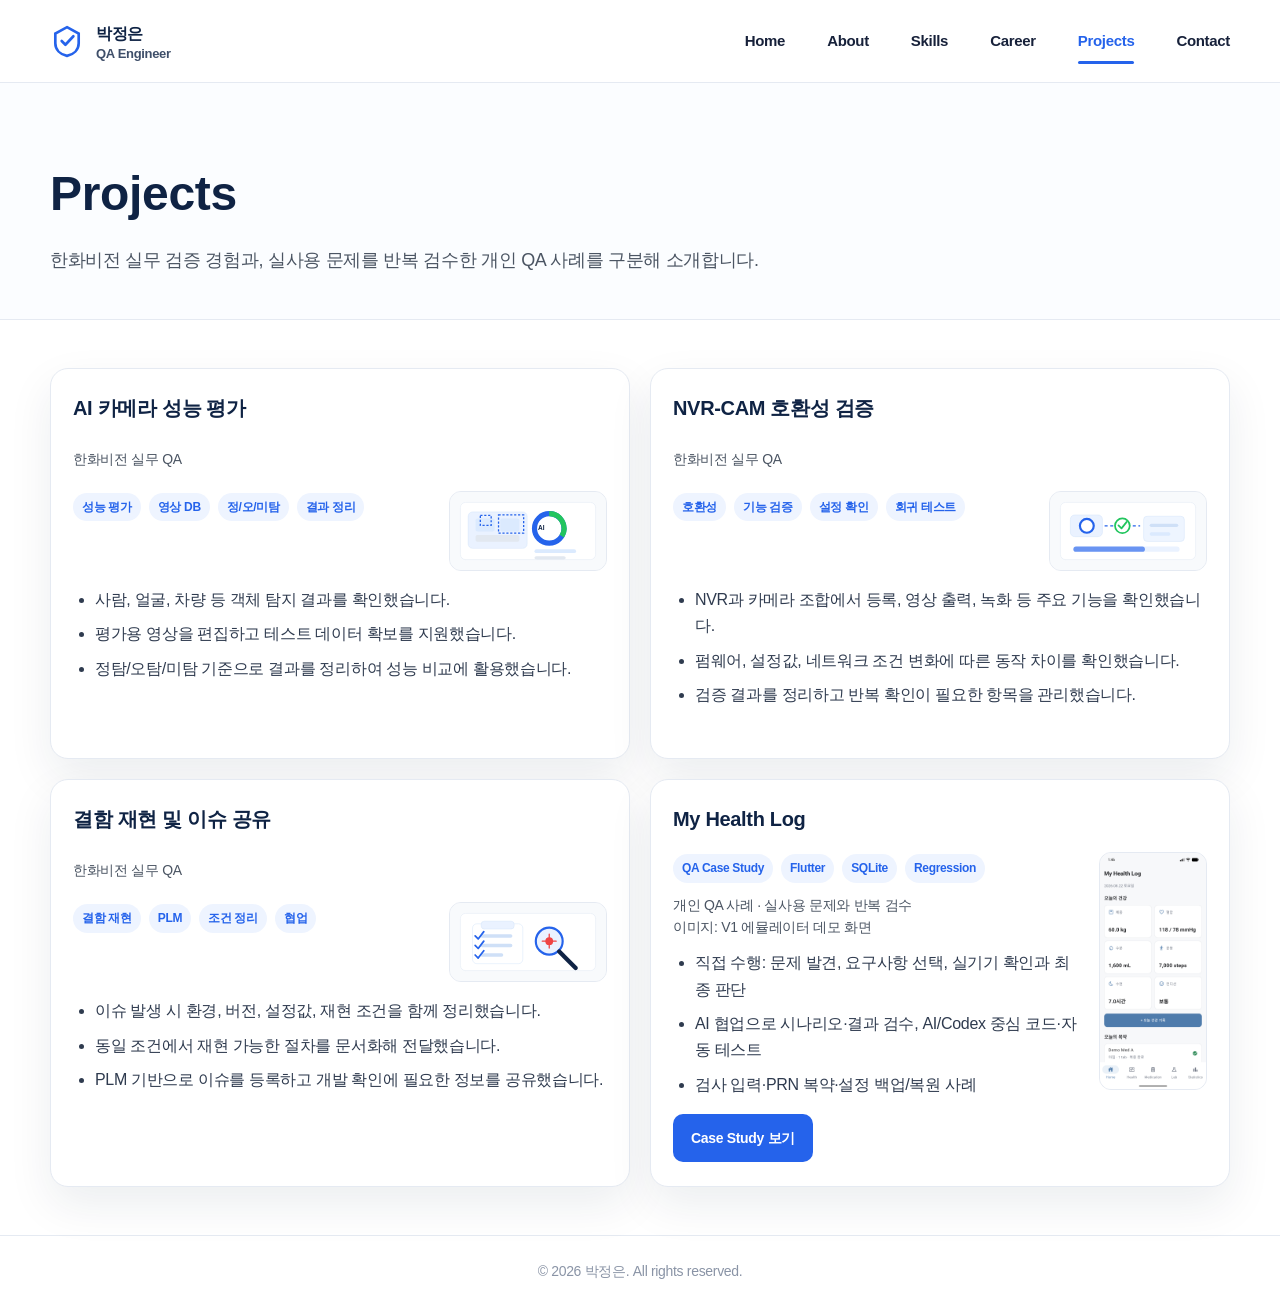
<file: projects.html>
<!DOCTYPE html><html lang="ko"><head><meta charset="UTF-8"><meta name="viewport" content="width=device-width, initial-scale=1.0"><title>Projects | 박정은 QA Portfolio</title><link rel="icon" href="images/favicon.svg"><link rel="stylesheet" href="style.css"></head><body><header class="site-header"><div class="container nav-wrap"><a class="brand" href="index.html"><span class="brand-mark"></span><span>박정은<small>QA Engineer</small></span></a><nav class="menu"><a class="" href="index.html">Home</a><a class="" href="about.html">About</a><a class="" href="skills.html">Skills</a><a class="" href="career.html">Career</a><a class="active" href="projects.html">Projects</a><a class="" href="contact.html">Contact</a></nav></div></header><main><section class="page-hero"><div class="container"><h1>Projects</h1><p>한화비전 실무 검증 경험과, 실사용 문제를 반복 검수한 개인 QA 사례를 구분해 소개합니다.</p></div></section><section class="section"><div class="container"><div class="projects-grid"><article class="card project-card"><h3>AI 카메라 성능 평가</h3><p class="project-summary">한화비전 실무 QA</p><div class="project-head"><div class="tags"><span class="tag">성능 평가</span><span class="tag">영상 DB</span><span class="tag">정/오/미탐</span><span class="tag">결과 정리</span></div><img src="images/project-ai.svg" alt="AI 카메라 성능 평가 미리보기"></div><ul><li>사람, 얼굴, 차량 등 객체 탐지 결과를 확인했습니다.</li><li>평가용 영상을 편집하고 테스트 데이터 확보를 지원했습니다.</li><li>정탐/오탐/미탐 기준으로 결과를 정리하여 성능 비교에 활용했습니다.</li></ul></article><article class="card project-card"><h3>NVR-CAM 호환성 검증</h3><p class="project-summary">한화비전 실무 QA</p><div class="project-head"><div class="tags"><span class="tag">호환성</span><span class="tag">기능 검증</span><span class="tag">설정 확인</span><span class="tag">회귀 테스트</span></div><img src="images/project-compat.svg" alt="NVR-CAM 호환성 검증 미리보기"></div><ul><li>NVR과 카메라 조합에서 등록, 영상 출력, 녹화 등 주요 기능을 확인했습니다.</li><li>펌웨어, 설정값, 네트워크 조건 변화에 따른 동작 차이를 확인했습니다.</li><li>검증 결과를 정리하고 반복 확인이 필요한 항목을 관리했습니다.</li></ul></article><article class="card project-card"><h3>결함 재현 및 이슈 공유</h3><p class="project-summary">한화비전 실무 QA</p><div class="project-head"><div class="tags"><span class="tag">결함 재현</span><span class="tag">PLM</span><span class="tag">조건 정리</span><span class="tag">협업</span></div><img src="images/project-issue.svg" alt="결함 재현 및 이슈 공유 미리보기"></div><ul><li>이슈 발생 시 환경, 버전, 설정값, 재현 조건을 함께 정리했습니다.</li><li>동일 조건에서 재현 가능한 절차를 문서화해 전달했습니다.</li><li>PLM 기반으로 이슈를 등록하고 개발 확인에 필요한 정보를 공유했습니다.</li></ul></article><article class="card project-card health-log-card"><h3>My Health Log</h3><div class="health-log-layout"><div class="health-log-copy"><div class="tags"><span class="tag">QA Case Study</span><span class="tag">Flutter</span><span class="tag">SQLite</span><span class="tag">Regression</span></div><p class="project-summary">개인 QA 사례 · 실사용 문제와 반복 검수<br>이미지: V1 에뮬레이터 데모 화면</p><ul><li>직접 수행: 문제 발견, 요구사항 선택, 실기기 확인과 최종 판단</li><li>AI 협업으로 시나리오·결과 검수, AI/Codex 중심 코드·자동 테스트</li><li>검사 입력·PRN 복약·설정 백업/복원 사례</li></ul><a class="project-link" href="my-health-log.html">Case Study 보기</a></div><img class="project-phone-preview" src="images/my-health-log/v1-captured/01_home_dashboard.png" alt="My Health Log V1 에뮬레이터 데모 홈 화면"></div></article></div></div></section></main><footer class="footer">© 2026 박정은. All rights reserved.</footer></body></html>
</file>
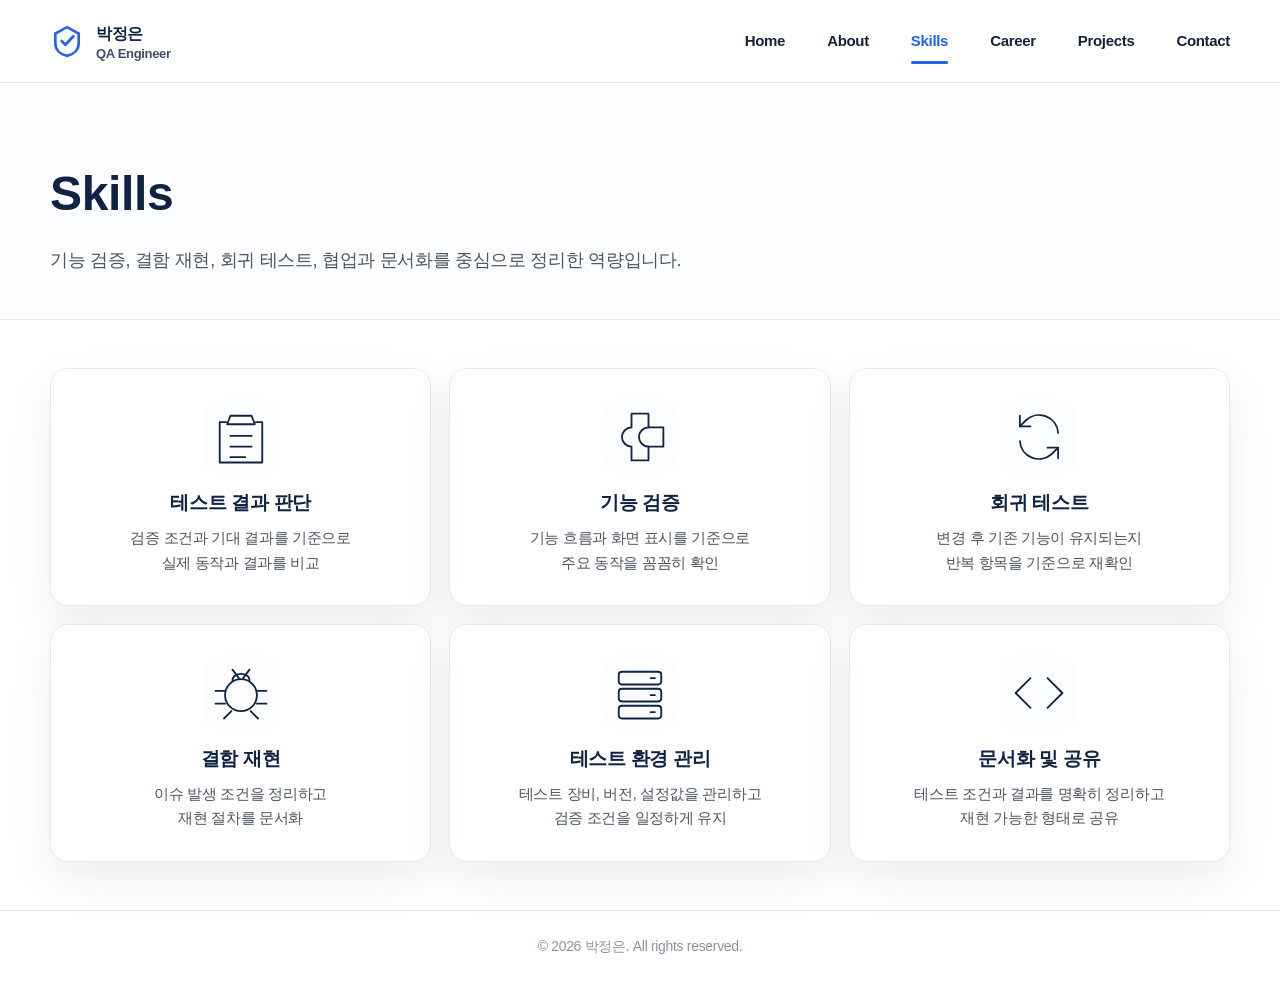
<file: skills.html>
<!DOCTYPE html><html lang="ko"><head><meta charset="UTF-8"><meta name="viewport" content="width=device-width, initial-scale=1.0"><title>Skills | 박정은 QA Portfolio</title><link rel="icon" href="images/favicon.svg"><link rel="stylesheet" href="style.css"></head><body><header class="site-header"><div class="container nav-wrap"><a class="brand" href="index.html"><span class="brand-mark"></span><span>박정은<small>QA Engineer</small></span></a><nav class="menu"><a class="" href="index.html">Home</a><a class="" href="about.html">About</a><a class="active" href="skills.html">Skills</a><a class="" href="career.html">Career</a><a class="" href="projects.html">Projects</a><a class="" href="contact.html">Contact</a></nav></div></header><main><section class="page-hero"><div class="container"><h1>Skills</h1><p>기능 검증, 결함 재현, 회귀 테스트, 협업과 문서화를 중심으로 정리한 역량입니다.</p></div></section><section class="section"><div class="container"><div class="skills-grid"><article class="card skill-card"><div class="skill-icon"><svg viewBox="0 0 64 64"><path d="M22 12h20l3 8H19l3-8Z"/><path d="M18 18H12v38h40V18h-6"/><path d="M22 31h20M22 41h20M22 51h14"/></svg></div><h3>테스트 결과 판단</h3><p>검증 조건과 기대 결과를 기준으로<br>실제 동작과 결과를 비교</p></article><article class="card skill-card"><div class="skill-icon"><svg viewBox="0 0 64 64"><path d="M24 10h16v13a7 7 0 1 0 0 18v13H24V41a7 7 0 1 1 0-18V10Z"/><path d="M40 23h14v18H40"/></svg></div><h3>기능 검증</h3><p>기능 흐름과 화면 표시를 기준으로<br>주요 동작을 꼼꼼히 확인</p></article><article class="card skill-card"><div class="skill-icon"><svg viewBox="0 0 64 64"><path d="M50 28A18 18 0 0 0 20 16l-6 6"/><path d="M14 12v10h10"/><path d="M14 36a18 18 0 0 0 30 12l6-6"/><path d="M50 52V42H40"/></svg></div><h3>회귀 테스트</h3><p>변경 후 기존 기능이 유지되는지<br>반복 항목을 기준으로 재확인</p></article><article class="card skill-card"><div class="skill-icon"><svg viewBox="0 0 64 64"><circle cx="32" cy="34" r="15"/><path d="M24 20c0-8 16-8 16 0M17 30H8M56 30h-9M17 42H8M56 42h-9M23 49l-7 7M41 49l7 7M24 10l6 8M40 10l-6 8"/></svg></div><h3>결함 재현</h3><p>이슈 발생 조건을 정리하고<br>재현 절차를 문서화</p></article><article class="card skill-card"><div class="skill-icon"><svg viewBox="0 0 64 64"><rect x="12" y="12" width="40" height="12" rx="3"/><rect x="12" y="28" width="40" height="12" rx="3"/><rect x="12" y="44" width="40" height="12" rx="3"/><path d="M42 18h4M42 34h4M42 50h4"/></svg></div><h3>테스트 환경 관리</h3><p>테스트 장비, 버전, 설정값을 관리하고<br>검증 조건을 일정하게 유지</p></article><article class="card skill-card"><div class="skill-icon"><svg viewBox="0 0 64 64"><path d="M24 18 10 32l14 14M40 18l14 14-14 14"/></svg></div><h3>문서화 및 공유</h3><p>테스트 조건과 결과를 명확히 정리하고<br>재현 가능한 형태로 공유</p></article></div></div></section></main><footer class="footer">© 2026 박정은. All rights reserved.</footer></body></html>
</file>
<file: style.css>
:root{
  --navy:#0f2344;
  --blue:#2563eb;
  --blue-dark:#1746b2;
  --text:#1f2937;
  --muted:#667085;
  --line:#e5eaf2;
  --bg:#ffffff;
  --soft:#f7f9fc;
  --card:#ffffff;
  --shadow:0 18px 45px rgba(15,35,68,.08);
  --radius:18px;
}
*{box-sizing:border-box}
html{scroll-behavior:smooth}
body{margin:0;font-family:"Malgun Gothic","맑은 고딕",Arial,sans-serif;color:var(--text);background:var(--bg);line-height:1.7;letter-spacing:-.02em}
a{color:inherit;text-decoration:none}
img{max-width:100%;display:block}
.container{width:min(1180px,calc(100% - 48px));margin:0 auto}
.site-header{position:sticky;top:0;z-index:10;background:rgba(255,255,255,.92);backdrop-filter:blur(16px);border-bottom:1px solid var(--line)}
.nav-wrap{height:82px;display:flex;align-items:center;justify-content:space-between;gap:36px}
.brand{display:flex;align-items:center;gap:12px;font-weight:800;color:var(--navy)}
.brand-mark{width:34px;height:34px;background:url("images/favicon.svg") center/contain no-repeat;flex:none}
.brand small{display:block;font-size:13px;font-weight:700;color:var(--navy);opacity:.8;line-height:1.1}
.menu{display:flex;gap:42px;align-items:center;font-weight:700;font-size:15px;color:#1f2a44}
.menu a{position:relative;padding:28px 0;color:#17213a}
.menu a.active,.menu a:hover{color:var(--blue)}
.menu a.active::after,.menu a:hover::after{content:"";position:absolute;left:0;right:0;bottom:18px;height:3px;background:var(--blue);border-radius:99px}
.hero{padding:82px 0 72px;border-bottom:1px solid var(--line);background:linear-gradient(180deg,#fff 0%,#fbfdff 100%)}
.hero-grid{display:grid;grid-template-columns:.85fr 1.35fr;align-items:center;gap:54px}
.hero h1{margin:0 0 8px;font-size:78px;line-height:1.03;letter-spacing:-.06em;color:var(--navy)}
.hero .role{font-size:44px;font-weight:800;color:var(--blue);line-height:1.1;margin-bottom:28px;letter-spacing:-.04em}
.hero p{font-size:19px;color:#263247;margin:0 0 32px;max-width:500px;word-break:keep-all}
.btn{display:inline-flex;align-items:center;justify-content:center;min-width:178px;height:52px;border-radius:8px;border:1px solid var(--navy);font-weight:800;font-size:16px;transition:.2s}
.btn-primary{color:#fff;background:var(--blue);border-color:var(--blue);box-shadow:0 12px 24px rgba(37,99,235,.18)}
.btn-primary:hover{background:var(--blue-dark);border-color:var(--blue-dark)}
.btn-outline{color:var(--navy);background:#fff}
.btn-outline:hover{background:#f2f6fd;color:var(--blue);border-color:var(--blue)}
.hero-visual{padding:0}
.hero-visual img{width:100%;max-width:760px;margin-left:auto}
#home.hero{background:#fff;padding:28px 0 72px}
#home .hero-grid{grid-template-columns:minmax(0,1fr) minmax(0,500px);align-items:center;gap:64px}
#home .hero-grid>div{min-width:0}
#home .hero-grid>div>p{margin-bottom:0}
#home .qa-review-visual{position:relative;margin:0;min-width:0;align-self:center}
#home .qa-review-visual img{display:block;width:100%;height:auto;max-width:none;max-height:none;object-fit:contain}
#home .qa-review-visual figcaption{position:absolute;top:100%;left:0;width:100%;margin-top:10px;text-align:center}
#home .qa-review-original{display:inline-block;padding:8px 4px;color:var(--blue);font-size:14px;font-weight:700;text-decoration:underline;text-underline-offset:4px;overflow-wrap:anywhere}
@media(max-width:1024px){#home .hero-grid{grid-template-columns:minmax(0,1fr);gap:24px}#home .qa-review-visual{width:100%;max-width:500px;margin:0 auto}}
@media(max-width:720px){#home.hero{padding:32px 0 72px}}
.section{padding:48px 0;border-bottom:1px solid var(--line)}
.section-title{font-size:30px;line-height:1.1;color:var(--navy);margin:0 0 28px;font-weight:800;position:relative;display:inline-block;letter-spacing:-.03em}
.section-title::after{content:"";display:block;width:48px;height:3px;background:var(--blue);border-radius:99px;margin-top:12px}
.card{background:var(--card);border:1px solid var(--line);border-radius:var(--radius);box-shadow:var(--shadow)}
.about-card{display:grid;grid-template-columns:170px 1fr;gap:36px;align-items:center;padding:36px 46px;width:min(920px,100%);margin:0 auto}
.about-icon{width:118px;height:118px;margin:auto;border-radius:24px;background:#f6f9fe;display:grid;place-items:center;color:var(--navy)}
.about-icon svg,.skill-icon svg{width:68px;height:68px;stroke:currentColor;fill:none;stroke-width:1.7;stroke-linecap:round;stroke-linejoin:round}
.about-card p{margin:0 0 24px;font-size:17px;color:#2d3748;word-break:keep-all}
.chips{display:flex;flex-wrap:wrap;gap:16px}
.chip{display:inline-flex;align-items:center;gap:8px;min-height:42px;padding:8px 20px;border:1px solid var(--line);border-radius:999px;background:#fff;color:var(--navy);font-weight:800}
.chip svg{width:22px;height:22px;stroke:var(--blue);fill:none;stroke-width:2}
.skills-grid{display:grid;grid-template-columns:repeat(6,1fr);gap:18px}
.skill-card{padding:30px 18px;text-align:center;min-height:230px;display:flex;flex-direction:column;align-items:center;justify-content:flex-start}
.skill-icon{width:76px;height:76px;border-radius:20px;display:grid;place-items:center;color:var(--navy);margin-bottom:16px;background:#fbfdff}
.skill-card h3{margin:0 0 10px;color:var(--navy);font-size:19px;line-height:1.3}
.skill-card p{margin:0;color:#4b5563;font-size:14.5px;word-break:keep-all}
.career-wrap{display:grid;grid-template-columns:130px 1fr;gap:30px;align-items:stretch;width:min(980px,100%);margin:0 auto}
.timeline{position:relative;padding-top:34px}
.timeline::before{content:"";position:absolute;left:64px;top:0;bottom:0;width:2px;background:#c8d5e7}
.dot{width:14px;height:14px;border:3px solid var(--blue);background:#fff;border-radius:50%;position:absolute;left:58px}
.dot.one{top:38px}.dot.two{top:150px}
.career-card{padding:0 34px}
.job{display:grid;grid-template-columns:1fr;gap:16px;padding:30px 0;border-bottom:1px solid var(--line)}
.job:last-child{border-bottom:0}
.job-left{display:flex;gap:18px;align-items:center;min-width:0}
.job-icon{width:62px;height:62px;border-radius:50%;display:grid;place-items:center;background:var(--navy);color:#fff;flex:none}
.job-icon.gray{background:#6b7280}.job-icon svg{width:34px;height:34px;stroke:currentColor;fill:none;stroke-width:1.8}
.job h3{margin:0 0 3px;font-size:20px;color:var(--navy);white-space:nowrap;letter-spacing:-0.03em;line-height:1.35}
.job .date{color:var(--blue);font-weight:800}
.job .company{color:#3d4658;font-weight:700;margin-left:6px}
.job ul,.project-card ul{margin:0;padding-left:22px;color:#2f3b4f}
.project-card li{line-height:1.65;margin-bottom:8px}
.job ul{padding-left:98px;max-width:100%;}
.projects-grid{display:grid;grid-template-columns:repeat(3,1fr);gap:20px}
.project-card{padding:22px 22px 24px;min-height:252px;display:flex;flex-direction:column}
.project-card h3{margin:0 0 16px;color:var(--navy);font-size:20px}
.project-head{display:flex;align-items:flex-start;justify-content:space-between;gap:18px;margin-bottom:16px}
.project-head .tags{display:flex;flex-wrap:wrap;gap:8px;flex:1;align-content:flex-start}
.project-card img{width:158px;max-width:100%;flex:0 0 158px;border-radius:12px;border:1px solid var(--line);background:#f8fafc;align-self:flex-start}
.tags{grid-column:1/-1;display:flex;gap:8px;flex-wrap:wrap;margin-top:2px}.tag{font-size:12px;padding:4px 9px;border-radius:999px;background:#eef4ff;color:#2563eb;font-weight:800}
.contact-card{display:grid;grid-template-columns:repeat(2,1fr);gap:0;padding:28px 24px;align-items:center}
.contact-item{display:grid;grid-template-columns:58px 1fr;gap:14px;align-items:center;padding:0 20px;border-right:1px solid var(--line);min-height:90px}.contact-item:last-child{border-right:0}
.contact-icon{width:54px;height:54px;border-radius:50%;background:#f1f6ff;display:grid;place-items:center;color:var(--navy)}.contact-icon svg{width:30px;height:30px;stroke:currentColor;fill:none;stroke-width:1.8}
.contact-item strong{display:block;color:var(--navy)}.contact-item span,.contact-item a{color:#4b5563;font-size:14px}
.footer{padding:24px 0;text-align:center;color:#8a94a6;font-size:14px}
.page-hero{padding:70px 0 44px;background:#fbfdff;border-bottom:1px solid var(--line)}.page-hero h1{font-size:48px;color:var(--navy);margin:0 0 10px}.page-hero p{font-size:18px;color:#4b5563;margin:0;max-width:760px;word-break:keep-all}
.detail-grid{display:grid;grid-template-columns:repeat(2,1fr);gap:22px}.detail-card{padding:30px}.detail-card h2{margin:0 0 14px;color:var(--navy)}.detail-card p{margin:0;color:#445064}.detail-card ul{margin:12px 0 0;padding-left:18px}.full{grid-column:1/-1}
.cert-list{display:grid;grid-template-columns:repeat(2,minmax(0,1fr));gap:10px 28px;margin-top:12px!important}
.cert-list li{line-height:1.7}
@media(max-width:720px){.cert-list{grid-template-columns:1fr}}

@media(max-width:1024px){.hero-grid{grid-template-columns:1fr;gap:34px}.hero-visual img{margin:0 auto;max-width:760px}.skills-grid{grid-template-columns:repeat(3,1fr)}.projects-grid{grid-template-columns:1fr}.contact-card{grid-template-columns:repeat(2,1fr)}.contact-item:nth-child(2){border-right:0}.contact-item{border-bottom:1px solid var(--line);padding:18px 20px}.contact-item:nth-child(n+3){border-bottom:0}.menu{gap:22px}.hero h1{font-size:62px}}

@media(max-width:980px){.career-card{padding:0 24px}}
@media(max-width:720px){.job ul{padding-left:18px}.container{width:min(100% - 28px,1180px)}.nav-wrap{height:auto;min-height:76px;align-items:flex-start;flex-direction:column;padding:16px 0}.menu{width:100%;overflow-x:auto;gap:22px;font-size:14px}.menu a{padding:8px 0 14px}.menu a.active::after,.menu a:hover::after{bottom:6px}.hero{padding:54px 0}.hero h1{font-size:54px}.hero .role{font-size:34px}.hero p{font-size:16px}.about-card{grid-template-columns:1fr;padding:28px}.skills-grid{grid-template-columns:1fr}.career-wrap{grid-template-columns:1fr}.timeline{display:none}.job{grid-template-columns:1fr}.contact-card{grid-template-columns:1fr}.contact-item{border-right:0!important;border-bottom:1px solid var(--line)!important}.contact-item:last-child{border-bottom:0!important}.detail-grid{grid-template-columns:1fr}.project-card{grid-template-columns:1fr}.project-head{flex-direction:column;gap:12px}.project-card img{width:100%;max-width:220px}}

/* Mobile: prevent career headings from causing page-wide horizontal overflow */
@media(max-width:720px){
  .job h3{
    white-space:normal;
    overflow-wrap:anywhere;
  }
  .job-left>div{
    min-width:0;
  }
}
.project-summary{margin:0 0 12px;color:#4b5563;font-size:14px;line-height:1.55}.project-link{display:inline-flex;align-items:center;justify-content:center;align-self:flex-start;margin-top:auto;padding:10px 14px;border-radius:10px;background:var(--navy);color:#fff;text-decoration:none;font-size:14px;font-weight:700}.project-link:hover{background:var(--blue)}.project-phone-preview{width:118px!important;height:166px;object-fit:cover;object-position:top;flex:0 0 118px!important}.eyebrow{margin:0 0 12px;color:var(--blue);font-weight:800;letter-spacing:0}.case-hero{padding-bottom:48px}.case-hero-grid{display:grid;grid-template-columns:minmax(0,1.15fr) 320px;gap:42px;align-items:center}.hero-link{margin-top:18px}.case-hero-shot{display:flex;justify-content:center}.case-hero-shot img{width:240px;max-height:470px;object-fit:cover;object-position:top;border-radius:24px;border:1px solid var(--line);box-shadow:0 22px 45px rgba(15,23,42,.16);background:#fff}.detail-card h2{margin:0 0 18px;color:var(--navy);font-size:22px}.detail-card p{margin:0;color:#374151;line-height:1.75}.info-grid,.feature-grid,.entity-grid,.metric-grid,.migration-grid{display:grid;gap:14px}.info-grid{grid-template-columns:repeat(2,1fr)}.info-grid div,.feature-grid div,.entity-grid div,.metric-grid div,.migration-grid div,.timeline-list div,.bug-compare div{padding:14px;border:1px solid var(--line);border-radius:12px;background:#f8fafc}.info-grid .wide{grid-column:1/-1}.info-grid strong,.feature-grid strong,.entity-grid strong,.metric-grid strong,.migration-grid strong,.timeline-list strong,.bug-compare strong{display:block;color:var(--navy);margin-bottom:6px}.info-grid span,.feature-grid span,.entity-grid span,.migration-grid span,.timeline-list span,.bug-compare span{color:#4b5563;line-height:1.55}.feature-grid{grid-template-columns:repeat(2,1fr)}.entity-grid{grid-template-columns:repeat(4,1fr)}.metric-grid{grid-template-columns:repeat(5,1fr)}.metric-grid div{text-align:center}.metric-grid span{display:block;color:var(--blue);font-size:22px;font-weight:800}.case-list{margin:0;padding-left:22px;color:#374151;line-height:1.75}.note{margin-top:16px!important;color:#64748b!important}.table-wrap{width:100%;overflow-x:auto}.case-table{width:100%;border-collapse:collapse;min-width:680px}.case-table th,.case-table td{padding:12px 14px;border-bottom:1px solid var(--line);text-align:left;vertical-align:top}.case-table th{color:var(--navy);background:#f8fafc;font-size:14px}.case-table td{color:#374151;font-size:14px}.migration-grid{grid-template-columns:repeat(3,1fr);margin-bottom:16px}.timeline-list{display:grid;grid-template-columns:repeat(5,1fr);gap:12px}.bug-compare{display:grid;grid-template-columns:repeat(2,1fr);gap:14px;margin-top:18px}.screenshot-grid{display:grid;grid-template-columns:repeat(3,1fr);gap:18px}.screenshot-grid figure{margin:0}.phone-shot{display:block;width:100%;max-height:520px;object-fit:cover;object-position:top;border-radius:14px;border:1px solid var(--line);background:#fff}.screenshot-grid figcaption{margin-top:10px;color:var(--navy);font-weight:700;text-align:center;font-size:14px}
@media(max-width:1024px){.case-hero-grid{grid-template-columns:1fr}.case-hero-shot{justify-content:flex-start}.entity-grid,.metric-grid,.timeline-list{grid-template-columns:repeat(2,1fr)}.screenshot-grid{grid-template-columns:repeat(2,1fr)}}
@media(max-width:720px){.detail-grid{grid-template-columns:minmax(0,1fr)}.detail-grid>*{min-width:0}.detail-grid>.full{grid-column:auto}.case-hero-grid{gap:24px}.case-hero-shot img{width:190px;max-height:360px;border-radius:18px}.info-grid,.feature-grid,.entity-grid,.metric-grid,.migration-grid,.timeline-list,.bug-compare,.screenshot-grid{grid-template-columns:1fr}.phone-shot{max-height:360px}.case-table{min-width:560px}.project-link{width:100%}.project-phone-preview{width:100%!important;max-width:180px!important;height:230px;flex:auto!important}}



/* Final renewal: readable cards, header-aligned career markers, full captures. */
a:focus-visible,.table-wrap:focus-visible{outline:3px solid var(--blue);outline-offset:4px;border-radius:4px}
.skills-grid{grid-template-columns:repeat(3,minmax(0,1fr))}
.projects-grid{grid-template-columns:repeat(2,minmax(0,1fr))}
.skill-card{min-height:210px}
.project-card,.detail-card,.career-card,.job,.job-left,.project-head .tags{min-width:0}
.project-card{gap:8px}
.project-head{margin-bottom:8px}
.project-card ul{margin-bottom:18px}
.project-card img.project-phone-preview{height:auto;object-fit:contain;max-height:240px;flex-basis:108px!important}
.hero p,.page-hero p,.detail-card,.job li{overflow-wrap:anywhere}
.career-wrap{display:block;padding-left:56px}
.career-card{--career-pad:34px;position:relative}
.career-card::before{content:"";position:absolute;left:-28px;top:30px;bottom:30px;width:2px;background:#c8d5e7}
.job-left{position:relative}
.job-left::before{content:"";box-sizing:border-box;position:absolute;left:calc(-35px - var(--career-pad));top:50%;transform:translateY(-50%);width:14px;height:14px;border:3px solid var(--blue);border-radius:50%;background:#fff}
.job h3{white-space:normal;overflow-wrap:anywhere}
.qa-flow{display:grid;grid-template-columns:190px minmax(0,1fr);gap:16px 24px;margin:24px 0 0}
.qa-flow dt{font-weight:700;color:var(--navy)}
.qa-flow dd{margin:0;color:#374151}
.case-hero-shot figure{margin:0}
.case-hero-shot img{height:auto;max-height:none;object-fit:contain}
.case-hero-shot figcaption{font-size:13px;text-align:center;color:var(--muted);margin-top:10px}
.screenshot-grid{margin-top:24px}
.phone-shot{width:100%;height:auto;max-height:none;object-fit:contain}
.screenshot-grid figure{width:100%;max-width:240px;justify-self:center}
.table-wrap{overscroll-behavior-x:contain}
@media(max-width:1024px){.projects-grid{grid-template-columns:repeat(2,minmax(0,1fr))}}
@media(max-width:980px){.career-card{--career-pad:24px}}
@media(max-width:720px){
 .skills-grid,.projects-grid{grid-template-columns:minmax(0,1fr)}
 .menu{flex-wrap:wrap;overflow:visible;column-gap:22px;row-gap:0}
 .menu a{flex:none;padding:8px 0 12px}
 .nav-wrap{gap:12px}
 .career-wrap{padding-left:0}
 .career-card::before,.job-left::before{display:none}
 .job-left{gap:12px}
 .job-icon{width:48px;height:48px}
 .job h3{font-size:18px}
 .qa-flow{grid-template-columns:minmax(0,1fr);gap:8px}
 .qa-flow dd{margin-bottom:16px}
 .detail-card{padding:24px}
 .case-hero-shot img{width:180px;max-height:none}
 .project-card img.project-phone-preview{width:108px!important;max-width:108px!important;height:auto;max-height:none}
 .page-hero h1{font-size:clamp(32px,10vw,48px);overflow-wrap:anywhere}
 .screenshot-grid figure{max-width:220px}
}
@media(prefers-reduced-motion:reduce){html{scroll-behavior:auto}}
.project-card.health-log-card{display:block;min-height:0;align-self:start}
.health-log-card .health-log-layout{display:grid;grid-template-columns:minmax(0,1fr) 108px;gap:20px;align-items:start}
.health-log-card .health-log-copy{min-width:0}
.health-log-card .tags{display:flex;flex-wrap:wrap;gap:8px;margin-bottom:12px}
.health-log-card .project-summary{margin:0 0 12px}
.health-log-card ul{margin:0 0 16px}
.health-log-card .project-link{margin-top:0}
.project-card.health-log-card img.project-phone-preview{width:108px!important;max-width:100%!important;height:auto;max-height:none;object-fit:contain;align-self:start}
@media(max-width:720px){.health-log-card .health-log-layout{grid-template-columns:minmax(0,1fr);gap:20px}.project-card.health-log-card img.project-phone-preview{width:108px!important;justify-self:start}}

/* Home navigation and readable QA scope. */
.portfolio-home section[id]{scroll-margin-top:110px}
.qa-scope{min-width:0;padding:26px;border:1px solid var(--line);border-radius:var(--radius);background:var(--soft)}
.qa-scope h2{margin:0 0 18px;font-size:22px;color:var(--navy)}
.qa-scope-card{padding:20px;background:#fff;border:1px solid var(--line);border-radius:12px}
.qa-scope-card+.qa-scope-card{margin-top:14px}
#home .qa-scope .scope-label{margin:0 0 6px;font-size:14px;color:var(--blue);font-weight:700}
.qa-scope-card h3{margin:0 0 12px;font-size:18px;line-height:1.5;color:var(--navy)}
.qa-scope-card ul{margin:0;padding-left:20px;font-size:15px;overflow-wrap:anywhere}
.qa-scope .qa-review-original{margin-top:12px}
.skill-note{padding:18px 22px;margin:20px 0 0;border-left:3px solid var(--blue);background:var(--soft);color:#445064;font-size:14px}
.portfolio-home .job-featured{background:#f4f7fd;margin-inline:calc(-1 * var(--career-pad));padding-inline:var(--career-pad)}
.health-log-card .project-link{gap:12px;background:var(--blue);min-height:48px;padding:12px 18px;line-height:1.5}
.health-log-card .project-link:hover{background:var(--blue-dark)}
@media(max-width:720px){.portfolio-home section[id]{scroll-margin-top:180px}.qa-scope{padding:18px}.qa-scope-card{padding:16px}.health-log-card .project-link{width:100%}}
</file>
<file: my-health-log.css>
/* Scoped to the My Health Log detail page; common header/navigation unchanged. */
.health-log-overview { --mhl-teal: #326b69; --mhl-line: #dce5e6; }
.health-log-overview main { font-size: 17px; }
.health-log-overview main .container { width: min(1440px, calc(100% - 96px)); }
.health-log-overview main :is(h1,h2,h3) { color: var(--navy); line-height: 1.4; word-break: keep-all; overflow-wrap: anywhere; }
.health-log-overview main h2 { margin: 0 0 20px; font-size: 28px; }
.health-log-overview main p { overflow-wrap: anywhere; }
.health-log-overview .mhl-hero { padding: 24px 0 20px; background: #fafcfc; }
.health-log-overview .mhl-hero-grid { display: grid; grid-template-columns: minmax(0,45fr) minmax(0,55fr); gap: 40px; align-items: center; }
.health-log-overview .mhl-intro { min-width: 0; }
.health-log-overview .mhl-intro h1 { font-size: 72px; line-height: 1.12; margin: 0 0 12px; letter-spacing: -.04em; }
.health-log-overview .mhl-lead { font-size: 40px; font-weight: 700; line-height: 1.25; color: var(--navy); margin: 0 0 14px; word-break: keep-all; }
.health-log-overview .mhl-kicker { color: var(--mhl-teal); font-size: 19px; font-weight: 700; line-height: 1.5; margin: 0 0 12px; }
.health-log-overview .mhl-description { font-size: 17px; line-height: 1.65; color: #445064; margin: 0 0 6px; }
.health-log-overview .mhl-back { display: inline-flex; align-items: center; min-height: 44px; max-width: 100%; margin-top: 8px; padding: 10px 18px; border: 1px solid #b8caca; border-radius: 8px; background: #fff; color: var(--navy); font-size: 16px; font-weight: 700; line-height: 1.5; overflow-wrap: anywhere; }
.health-log-overview .mhl-back:hover { background: #eef5f3; border-color: var(--mhl-teal); }
.health-log-overview .mhl-back:focus-visible { outline: 3px solid var(--mhl-teal); outline-offset: 4px; }
.health-log-overview .mhl-demo { margin: 0; text-align: center; padding: 16px 18px 10px; background: #eef5f3; border-radius: 12px; }
.health-log-overview .mhl-screen-set { display: grid; grid-template-columns: repeat(3,minmax(0,1fr)); gap: 16px; max-width: 610px; margin: auto; }
.health-log-overview .mhl-screen { display: block; min-width: 0; }
.health-log-overview .mhl-screen-frame { display: block; height: 248px; border: 1px solid #cddcda; border-radius: 8px; overflow: hidden; background: #fff; }
.health-log-overview .mhl-screen-frame img { width: 100%; height: auto; max-width: none; }
.health-log-overview .mhl-screen-label { display: block; margin-top: 5px; color: var(--navy); font-size: 13px; font-weight: 700; }
.health-log-overview .mhl-demo figcaption { margin-top: 8px; font-size: 13px; line-height: 1.5; color: #526174; }
.health-log-overview .mhl-demo figcaption :is(strong,span) { display: block; }
.health-log-overview .mhl-demo figcaption strong { color: var(--mhl-teal); font-weight: 700; }
.health-log-overview .mhl-section { padding: 36px 0; border-bottom: 1px solid var(--mhl-line); }
.health-log-overview .mhl-cases-section { padding: 20px 0 16px; border-bottom: 0; }
.health-log-overview .mhl-cases { display: grid; grid-template-columns: repeat(3,minmax(0,1fr)); gap: 24px; }
.health-log-overview .mhl-case { display: flex; flex-direction: column; min-width: 0; padding: 24px; border: 1px solid var(--mhl-line); border-radius: 8px; background: #fff; }
.health-log-overview .mhl-case-top { display: grid; grid-template-columns: 74px minmax(0,1fr); gap: 14px; align-items: center; padding-bottom: 16px; border-bottom: 1px solid var(--mhl-line); }
.health-log-overview .mhl-number { font-size: 62px; font-weight: 700; line-height: 1; color: var(--mhl-teal); letter-spacing: -.04em; }
.health-log-overview .mhl-category { display: block; font-size: 15px; color: #526174; line-height: 1.5; margin-bottom: 4px; }
.health-log-overview .mhl-case h3 { font-size: 24px; line-height: 1.3; margin: 0; }
.health-log-overview .mhl-summary { margin: 0; padding: 0; }
.health-log-overview .mhl-summary-row { display: grid; grid-template-columns: 106px minmax(0,1fr); gap: 10px; padding: 10px 0; border-bottom: 1px solid var(--mhl-line); align-items: start; }
.health-log-overview .mhl-summary dt { display: grid; grid-template-columns: 22px 76px; gap: 8px; align-items: start; font-size: 15px; line-height: 1.5; font-weight: 700; color: var(--mhl-teal); }
.health-log-overview .mhl-summary dt svg { display: block; width: 22px; height: 22px; stroke: currentColor; fill: none; stroke-width: 1.5; stroke-linecap: round; stroke-linejoin: round; }
.health-log-overview .mhl-summary dd { margin: 0; font-size: 16px; line-height: 1.5; word-break: keep-all; overflow-wrap: anywhere; }
.health-log-overview .mhl-evidence-link { display: flex; align-items: center; justify-content: space-between; gap: 8px; width: 100%; min-height: 48px; margin-top: auto; padding: 12px 14px; border: 1px solid #c4dcd8; border-radius: 6px; background: #e5f2ef; color: var(--navy); font: inherit; font-size: 16px; line-height: 1.5; font-weight: 700; text-align: left; overflow-wrap: anywhere; cursor: pointer; }
.health-log-overview .mhl-evidence-link span { flex-shrink: 0; }
.health-log-overview .mhl-summary:has(+ .mhl-evidence-link) { margin-bottom: 16px; }
.health-log-overview .mhl-evidence-link:hover { background: #d4e9e4; border-color: var(--mhl-teal); text-decoration: underline; text-underline-offset: 4px; }
.health-log-overview .mhl-role-section { padding: 0; border: 0; background: #fff; }
.health-log-overview .mhl-roles { display: grid; grid-template-columns: repeat(2,minmax(0,1fr)); gap: 32px; background: #f0f6f4; border: 1px solid var(--mhl-line); border-radius: 8px; padding: 16px 24px; }
.health-log-overview .mhl-roles>div { display: grid; grid-template-columns: auto minmax(0,1fr); gap: 18px; align-items: baseline; }
.health-log-overview .mhl-roles h3 { font-size: 17px; margin: 0; white-space: nowrap; }
.health-log-overview .mhl-roles p { font-size: 16px; margin: 0; line-height: 1.6; word-break: keep-all; }
.health-log-overview .mhl-evidence-intro { color: #526174; margin: 0 0 24px; max-width: 850px; }
.health-log-overview .mhl-evidence-list { display: grid; gap: 12px; }
.health-log-overview .mhl-evidence { min-width: 0; border: 1px solid var(--mhl-line); border-radius: 8px; scroll-margin-top: 105px; }
.health-log-overview .mhl-evidence summary { padding: 20px 24px; color: var(--navy); font-weight: 700; cursor: pointer; }
.health-log-overview .mhl-evidence[open] summary { border-bottom: 1px solid var(--mhl-line); background: #f5f9f8; }
.health-log-overview .mhl-evidence-body { padding: 24px; }
.health-log-overview .mhl-evidence-body h3 { font-size: 20px; margin: 28px 0 14px; word-break: keep-all; overflow-wrap: anywhere; }
.health-log-overview .mhl-evidence-body h3:first-child { margin-top: 0; }
.health-log-overview .mhl-evidence-body p { margin: 0 0 14px; }
.health-log-overview .mhl-evidence-body .eyebrow { color: var(--mhl-teal); font-size: 15px; }
.health-log-overview .mhl-evidence-body .note { border-left: 3px solid #7fa6a1; padding-left: 14px; color: #526174 !important; }
.health-log-overview .qa-flow { margin: 20px 0; grid-template-columns: 180px minmax(0, 1fr); }
.health-log-overview .case-table th,
.health-log-overview .case-table td { font-size: 16px; }
.health-log-overview .screenshot-grid figure { max-width: 180px; }
.health-log-overview main :is(button, summary):focus-visible { outline: 3px solid var(--mhl-teal); outline-offset: 4px; border-radius: 4px; }
@media (max-width: 1200px) {
 .health-log-overview main .container { width: calc(100% - 64px); }
 .health-log-overview .mhl-hero-grid { grid-template-columns: minmax(0,1fr); gap: 24px; }
 .health-log-overview .mhl-intro h1 { font-size: 60px; }
 .health-log-overview .mhl-demo { width: min(690px,100%); justify-self: center; }
 .health-log-overview .mhl-cases { grid-template-columns: repeat(2,minmax(0,1fr)); }
 .health-log-overview .mhl-roles>div { display: block; }
 .health-log-overview .mhl-roles h3 { margin-bottom: 6px; }
}
@media (max-width: 800px) {
 .health-log-overview .mhl-intro h1 { font-size: 52px; }
 .health-log-overview .mhl-lead { font-size: 34px; }
 .health-log-overview .mhl-summary-row { grid-template-columns: 94px minmax(0,1fr); gap: 8px; }
 .health-log-overview .mhl-summary dt { grid-template-columns: 18px 70px; gap: 6px; }
 .health-log-overview .mhl-summary dt svg { width: 18px; height: 20px; }
}
@media (max-width: 720px) {
 .health-log-overview main .container { width: calc(100% - 28px); }
 .health-log-overview .mhl-hero { padding: 24px 0 12px; }
 .health-log-overview .mhl-hero-grid { gap: 20px; }
 .health-log-overview .mhl-intro h1 { font-size: 40px; margin-bottom: 12px; }
 .health-log-overview .mhl-lead { font-size: clamp(24px,7vw,27px); line-height: 1.3; margin-bottom: 12px; }
 .health-log-overview .mhl-kicker { font-size: 16px; }
 .health-log-overview .mhl-description { font-size: 16px; }
 .health-log-overview .mhl-desktop-break { display: none; }
 .health-log-overview .mhl-demo { padding: 12px 10px; }
 .health-log-overview .mhl-screen-set { grid-template-columns: repeat(3,minmax(0,1fr)); gap: 10px; align-items: end; }
 .health-log-overview .mhl-screen-frame { height: 155px; }
 .health-log-overview .mhl-screen-label { font-size: 12px; }
 .health-log-overview .mhl-demo figcaption { font-size: 12px; }
 .health-log-overview .mhl-cases { grid-template-columns: minmax(0,1fr); gap: 16px; }
 .health-log-overview .mhl-cases-section { padding: 16px 0; }
 .health-log-overview .mhl-case { padding: 22px; }
 .health-log-overview .mhl-case-top { grid-template-columns: 66px minmax(0,1fr); gap: 12px; }
 .health-log-overview .mhl-number { font-size: 58px; }
 .health-log-overview .mhl-case h3 { font-size: 23px; }
 .health-log-overview .mhl-summary-row { grid-template-columns: 70px minmax(0,1fr); gap: 8px; padding: 12px 0; }
 .health-log-overview .mhl-summary dt { display: block; font-size: 15px; }
 .health-log-overview .mhl-summary dt svg { display: none; }
 .health-log-overview .mhl-roles { grid-template-columns: minmax(0,1fr); gap: 14px; padding: 18px; }
 .health-log-overview .mhl-roles>div { display: block; }
 .health-log-overview .mhl-section:not(.mhl-cases-section):not(.mhl-role-section) { padding: 28px 0; }
 .health-log-overview main h2 { font-size: 24px; }
 .health-log-overview .mhl-evidence { scroll-margin-top: 210px; }
 .health-log-overview .mhl-evidence summary { padding: 18px; }
 .health-log-overview .mhl-evidence-body { padding: 18px; }
 .health-log-overview .qa-flow { grid-template-columns: minmax(0,1fr); }
}
</file>
<file: role-separation.css>
/* Approved comparison: navy headings, teal emphasis, three stacked evidence cards. */
body.role-separation{background:#fff;color:#0b2349;font-family:"Malgun Gothic","Apple SD Gothic Neo",sans-serif;font-size:17px;line-height:1.6}body.role-separation .container{width:min(1120px,calc(100% - 56px));max-width:none}body.role-separation .site-header{position:static;border-bottom:1px solid #d8e5e8;background:#fff;box-shadow:none}body.role-separation .nav-wrap{min-height:88px;padding:0;display:flex;justify-content:space-between;gap:20px}body.role-separation .brand{font-size:27px;color:#0b2349;font-weight:800}.profile-return{display:flex;align-items:center;min-height:44px;text-decoration:none;font-weight:700;color:#0b2349}body.role-separation .mhl-hero{padding:36px 0 20px;background:#fff}body.role-separation h1{font-size:48px;line-height:1.2;font-weight:900;color:#0b2349;letter-spacing:-1.5px;margin:0}body.role-separation .mhl-lead{font-size:27px;font-weight:800;line-height:1.4;margin:8px 0}body.role-separation .mhl-description{font-size:17px;color:#314a65;margin:8px 0 0;max-width:none}body.role-separation .mhl-section{padding:0 0 12px;background:#fff}.process{list-style:none;display:flex;justify-content:space-around;align-items:center;gap:24px;margin:0 0 14px;padding:18px 24px;background:#f4f9fa;border-radius:12px}.process li{position:relative;text-align:center;border-radius:40px;background:#dff0f1;color:#155866;padding:16px 24px;font-weight:800}.process li:not(:last-child):after{content:"→";position:absolute;right:-58px;color:#155866;font-size:25px;top:9px;font-weight:400}body.role-separation .mhl-cases{display:flex;flex-direction:column;gap:12px}body.role-separation .mhl-case{display:grid;grid-template-columns:1fr 228px;gap:0 24px;background:#eef8f8;border:1px solid #e4f0f0;border-radius:12px;padding:20px 24px;box-shadow:none}body.role-separation .mhl-case-top{grid-column:1;display:flex;gap:24px;margin:0;align-items:center}body.role-separation .mhl-number{font-size:40px;font-weight:800;line-height:1;color:#246f75;background:none;padding:0;min-width:54px}body.role-separation .mhl-category{display:none}body.role-separation .mhl-case h3{font-size:24px;color:#0b2349;line-height:1.3;letter-spacing:-.6px;margin:0}body.role-separation .mhl-summary{grid-column:1;margin:10px 0 0 78px;font-size:15px;display:block}body.role-separation .mhl-summary-row{display:flex;gap:12px;margin-top:5px;padding:0;border:0}body.role-separation .mhl-summary dt{color:#155866;white-space:nowrap;font-weight:800;display:block;min-width:64px}body.role-separation .mhl-summary svg{display:none}body.role-separation .mhl-summary dd{margin:0;color:#314a65;line-height:1.55}body.role-separation .mhl-evidence-link{grid-column:2;grid-row:1/3;align-self:center;margin:0;min-height:48px;border:0;border-radius:8px;background:#a0d4cb;color:#0b2349;font-size:16px;font-weight:800;display:flex;align-items:center;justify-content:center;gap:12px;padding:12px 16px;cursor:pointer}body.role-separation .mhl-evidence-link:hover{background:#81bfb6}body.role-separation .mhl-roles{display:grid;grid-template-columns:1fr 1fr;background:#f4f7f9;border:0;box-shadow:none;border-radius:12px;padding:16px 24px;gap:24px;margin:0}body.role-separation .mhl-roles>div{padding:0;background:none;border:0}body.role-separation .mhl-roles>div+div{border-left:1px solid #a7bcc7;padding-left:24px}body.role-separation .mhl-roles h3{font-size:16px;margin:0;color:#0b2349}body.role-separation .mhl-roles p{font-size:15px;margin:4px 0 0;color:#314a65}.evidence-hint{text-align:center;font-size:14px;color:#42576c;margin:10px 0 16px}body.role-separation #mhl-evidence-section{padding-top:22px}body.role-separation [hidden]{display:none!important}body.role-separation a:focus-visible,body.role-separation button:focus-visible,body.role-separation summary:focus-visible{outline:3px solid #246f75;outline-offset:4px}body.role-separation a:hover{color:#246f75}body.role-separation .mhl-evidence{scroll-margin-top:20px}body.role-separation .mhl-evidence summary{min-height:48px;cursor:pointer}body.role-separation .mhl-demo{max-width:620px;margin:20px auto}body.role-separation .mhl-screen-set{display:grid;grid-template-columns:repeat(3,minmax(0,1fr));gap:12px}body.role-separation .mhl-screen-frame{display:block;height:220px;width:100%;overflow:hidden}body.role-separation .mhl-screen-frame img{display:block;width:100%;height:100%;object-fit:cover;object-position:top}body.role-separation .footer{padding:18px;background:#fff;color:#42576c;font-size:13px}body.role-separation .table-wrap{max-width:100%;overflow-x:auto}
@media(max-width:700px){body.role-separation .container{width:calc(100% - 36px)}body.role-separation .nav-wrap{min-height:80px;gap:8px;flex-wrap:wrap;padding:12px 0}body.role-separation .brand{font-size:23px}.profile-return{font-size:14px}body.role-separation .mhl-hero{padding:28px 0 18px}body.role-separation h1{font-size:34px;letter-spacing:-1px}body.role-separation .mhl-lead{font-size:22px}body.role-separation .mhl-description{font-size:16px}.process{gap:6px;padding:12px 8px}.process li{font-size:12px;padding:12px 7px;white-space:nowrap}.process li:not(:last-child):after{content:""}body.role-separation .mhl-case{grid-template-columns:1fr;padding:18px;gap:0}body.role-separation .mhl-case-top{gap:12px}body.role-separation .mhl-number{font-size:34px;min-width:42px}body.role-separation .mhl-case h3{font-size:21px}body.role-separation .mhl-summary{margin:12px 0 0;font-size:14px}body.role-separation .mhl-summary-row{gap:8px}body.role-separation .mhl-evidence-link{grid-column:1;grid-row:auto;width:100%;margin-top:16px;min-height:48px}body.role-separation .mhl-roles{grid-template-columns:1fr;padding:18px;gap:12px}body.role-separation .mhl-roles>div+div{border-left:0;border-top:1px solid #d8e5e8;padding:12px 0 0}body.role-separation .mhl-screen-frame{height:155px}body.role-separation .mhl-screen-set{gap:6px}body.role-separation .mhl-demo figcaption{font-size:13px}body.role-separation .mhl-screen-label{font-size:12px}body.role-separation .mhl-evidence-body{padding:18px;overflow-wrap:anywhere}body.role-separation .qa-flow{display:block}body.role-separation .qa-flow dd{margin:0 0 14px}body.role-separation .qa-flow dt{margin-bottom:6px}}

body.role-separation main .container{width:min(1120px,calc(100% - 56px))}
body.role-separation section.mhl-section{padding:0 0 12px}
body.role-separation .mhl-case-top{padding-bottom:0;border-bottom:0}
body.role-separation .mhl-summary:has(+ .mhl-evidence-link){margin-bottom:0}
body.role-separation .mhl-summary dt svg{display:none}
body.role-separation .mhl-role-section{padding:0;border:0}
body.role-separation .mhl-roles>div{display:block}
@media(max-width:700px){body.role-separation main .container{width:calc(100% - 36px)}}

/* Keep evidence headings in view and Korean words together at line breaks. */
html:has(body.role-separation){scroll-behavior:auto}
body.role-separation #mhl-evidence-section{scroll-margin-top:24px;word-break:keep-all}
body.role-separation .mhl-evidence-body :is(p,dt,dd,li){min-width:0;word-break:keep-all;overflow-wrap:anywhere}
/* Case evidence stays inside the selected card, below its overview and button. */
body.role-separation .mhl-case > .mhl-evidence{grid-column:1 / -1;margin-top:18px;background:#fff;scroll-margin-top:24px}
body.role-separation .mhl-case .mhl-evidence-body h3{font-size:20px;line-height:1.4;margin:24px 0 14px}
body.role-separation .mhl-case{scroll-margin-top:24px}

/* Version evidence captions remain readable beside the original captures. */
body.role-separation .mhl-v3-evidence figcaption{display:flex;flex-direction:column;gap:8px;text-align:left;color:#314a65;line-height:1.6}
body.role-separation .mhl-v3-evidence figcaption strong{color:#0b2349}
body.role-separation .mhl-v3-evidence{grid-template-columns:repeat(4,minmax(0,1fr));align-items:start}
body.role-separation .mhl-v3-evidence figure>a{display:block;border:1px solid #d8e5e8;border-radius:14px;overflow:hidden;background:#fff}
body.role-separation .mhl-v3-evidence .phone-shot{border:0;border-radius:0;clip-path:inset(2px round 12px)}
body.role-separation .mhl-demo .mhl-screen-frame{height:auto}
body.role-separation .mhl-demo .mhl-screen-frame img{height:auto;object-fit:contain}
@media(max-width:1000px){body.role-separation .mhl-v3-evidence{grid-template-columns:repeat(2,minmax(0,1fr))}}
@media(max-width:600px){body.role-separation .mhl-v3-evidence{grid-template-columns:minmax(0,1fr)}}
/* Equal pill widths and dedicated arrow columns keep both sides symmetric. */
body.role-separation .process{display:grid;grid-template-columns:1fr auto 1fr auto 1fr auto 1fr;gap:0;justify-items:center}
body.role-separation .process li{display:contents}
body.role-separation .process li>span{display:block;box-sizing:border-box;width:120px;padding:16px 12px;border-radius:40px;background:#dff0f1;text-align:center}
body.role-separation .process li:not(:last-child):after{position:static;display:block;content:"→";font-size:25px;line-height:1;font-weight:400}
@media(max-width:700px){
  body.role-separation .process{grid-template-columns:repeat(4,minmax(0,1fr));gap:6px}
  body.role-separation .process li>span{width:100%;padding:12px 4px}
  body.role-separation .process li:not(:last-child):after{display:none}
}
</file>
